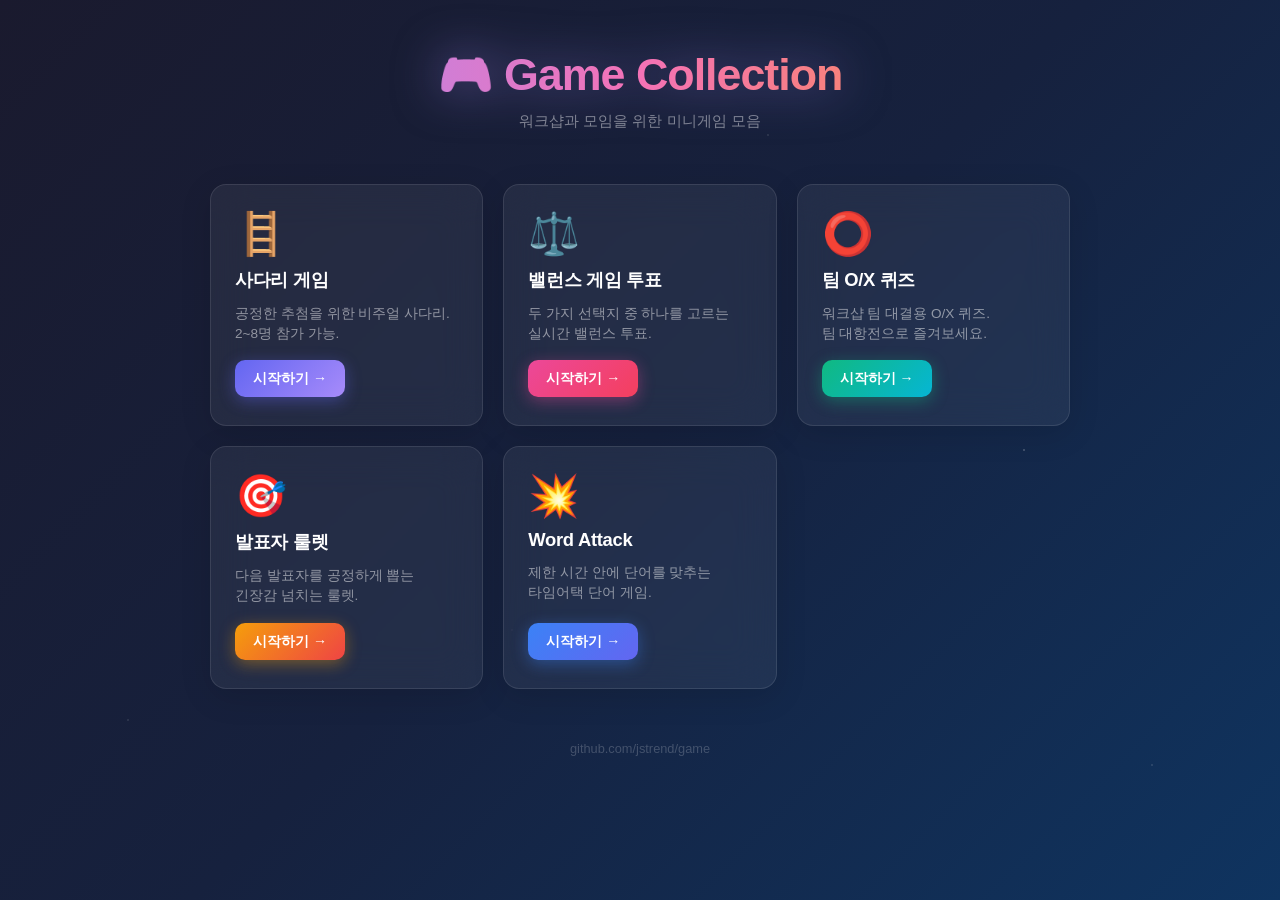
<file: index.html>
<!DOCTYPE html>
<html lang="ko">
<head>
  <meta charset="UTF-8">
  <meta name="viewport" content="width=device-width, initial-scale=1.0">
  <title>🎮 Game Collection</title>
  <style>
    *, *::before, *::after { box-sizing: border-box; margin: 0; padding: 0; }

    :root {
      --radius: 16px;
      --shadow: 0 8px 32px rgba(0,0,0,0.12);
    }

    body {
      font-family: -apple-system, BlinkMacSystemFont, 'Segoe UI', sans-serif;
      min-height: 100vh;
      padding: 48px 16px 64px;
      background: linear-gradient(135deg, #1a1a2e 0%, #16213e 50%, #0f3460 100%);
      color: #fff;
      position: relative;
      overflow-x: hidden;
    }

    body::before {
      content: '';
      position: fixed;
      inset: 0;
      background-image:
        radial-gradient(1px 1px at 20% 30%, rgba(255,255,255,0.4) 0%, transparent 100%),
        radial-gradient(1px 1px at 60% 15%, rgba(255,255,255,0.3) 0%, transparent 100%),
        radial-gradient(1.5px 1.5px at 80% 50%, rgba(255,255,255,0.35) 0%, transparent 100%),
        radial-gradient(1px 1px at 40% 70%, rgba(255,255,255,0.25) 0%, transparent 100%),
        radial-gradient(1px 1px at 10% 80%, rgba(255,255,255,0.3) 0%, transparent 100%),
        radial-gradient(1.5px 1.5px at 90% 85%, rgba(255,255,255,0.2) 0%, transparent 100%);
      pointer-events: none;
      z-index: 0;
    }

    .container {
      max-width: 860px;
      margin: 0 auto;
      position: relative;
      z-index: 1;
    }

    header {
      text-align: center;
      margin-bottom: 52px;
    }

    header h1 {
      font-size: 2.8rem;
      font-weight: 900;
      letter-spacing: -1px;
      background: linear-gradient(90deg, #a78bfa, #f472b6, #fb923c);
      -webkit-background-clip: text;
      -webkit-text-fill-color: transparent;
      background-clip: text;
      filter: drop-shadow(0 0 24px rgba(167,139,250,0.5));
    }

    header p {
      margin-top: 10px;
      color: rgba(255,255,255,0.45);
      font-size: 0.95rem;
    }

    .grid {
      display: grid;
      grid-template-columns: repeat(auto-fill, minmax(260px, 1fr));
      gap: 20px;
    }

    .card {
      background: rgba(255,255,255,0.06);
      backdrop-filter: blur(20px);
      border: 1px solid rgba(255,255,255,0.1);
      border-radius: var(--radius);
      padding: 28px 24px;
      box-shadow: var(--shadow);
      text-decoration: none;
      color: inherit;
      display: flex;
      flex-direction: column;
      gap: 12px;
      transition: transform 0.2s, box-shadow 0.2s, border-color 0.2s;
      cursor: pointer;
    }

    .card:hover {
      transform: translateY(-4px);
      box-shadow: 0 16px 48px rgba(0,0,0,0.25);
      border-color: rgba(255,255,255,0.22);
    }

    .card-emoji {
      font-size: 2.6rem;
      line-height: 1;
    }

    .card-title {
      font-size: 1.15rem;
      font-weight: 800;
      letter-spacing: -0.3px;
    }

    .card-desc {
      font-size: 0.85rem;
      color: rgba(255,255,255,0.5);
      line-height: 1.5;
      flex: 1;
    }

    .card-btn {
      display: inline-flex;
      align-items: center;
      gap: 6px;
      margin-top: 4px;
      padding: 9px 18px;
      border-radius: 10px;
      font-size: 0.88rem;
      font-weight: 700;
      background: linear-gradient(135deg, #6366f1, #a78bfa);
      color: #fff;
      box-shadow: 0 4px 16px rgba(99,102,241,0.4);
      align-self: flex-start;
      transition: box-shadow 0.18s, transform 0.18s;
    }

    .card:hover .card-btn {
      box-shadow: 0 6px 24px rgba(99,102,241,0.6);
      transform: translateY(-1px);
    }

    /* 카드별 포인트 색상 */
    .card-0 .card-btn { background: linear-gradient(135deg, #6366f1, #a78bfa); }
    .card-1 .card-btn { background: linear-gradient(135deg, #ec4899, #f43f5e); box-shadow: 0 4px 16px rgba(236,72,153,0.4); }
    .card-2 .card-btn { background: linear-gradient(135deg, #10b981, #06b6d4); box-shadow: 0 4px 16px rgba(16,185,129,0.4); }
    .card-3 .card-btn { background: linear-gradient(135deg, #f59e0b, #ef4444); box-shadow: 0 4px 16px rgba(245,158,11,0.4); }
    .card-4 .card-btn { background: linear-gradient(135deg, #3b82f6, #6366f1); box-shadow: 0 4px 16px rgba(59,130,246,0.4); }

    footer {
      text-align: center;
      margin-top: 52px;
      color: rgba(255,255,255,0.2);
      font-size: 0.8rem;
    }

    @media (max-width: 480px) {
      body { padding: 32px 12px 48px; }
      header h1 { font-size: 2rem; }
      .grid { grid-template-columns: 1fr; }
    }
  </style>
</head>
<body>
  <div class="container">
    <header>
      <h1>🎮 Game Collection</h1>
      <p>워크샵과 모임을 위한 미니게임 모음</p>
    </header>

    <div class="grid">
      <a href="ladder-game/" class="card card-0">
        <div class="card-emoji">🪜</div>
        <div class="card-title">사다리 게임</div>
        <div class="card-desc">공정한 추첨을 위한 비주얼 사다리.<br>2~8명 참가 가능.</div>
        <div class="card-btn">시작하기 →</div>
      </a>

      <a href="balance-vote/" class="card card-1">
        <div class="card-emoji">⚖️</div>
        <div class="card-title">밸런스 게임 투표</div>
        <div class="card-desc">두 가지 선택지 중 하나를 고르는<br>실시간 밸런스 투표.</div>
        <div class="card-btn">시작하기 →</div>
      </a>

      <a href="ox-quiz/" class="card card-2">
        <div class="card-emoji">⭕</div>
        <div class="card-title">팀 O/X 퀴즈</div>
        <div class="card-desc">워크샵 팀 대결용 O/X 퀴즈.<br>팀 대항전으로 즐겨보세요.</div>
        <div class="card-btn">시작하기 →</div>
      </a>

      <a href="roulette-game/" class="card card-3">
        <div class="card-emoji">🎯</div>
        <div class="card-title">발표자 룰렛</div>
        <div class="card-desc">다음 발표자를 공정하게 뽑는<br>긴장감 넘치는 룰렛.</div>
        <div class="card-btn">시작하기 →</div>
      </a>

      <a href="word-attack/" class="card card-4">
        <div class="card-emoji">💥</div>
        <div class="card-title">Word Attack</div>
        <div class="card-desc">제한 시간 안에 단어를 맞추는<br>타임어택 단어 게임.</div>
        <div class="card-btn">시작하기 →</div>
      </a>
    </div>

    <footer>github.com/jstrend/game</footer>
  </div>
</body>
</html>
</file>
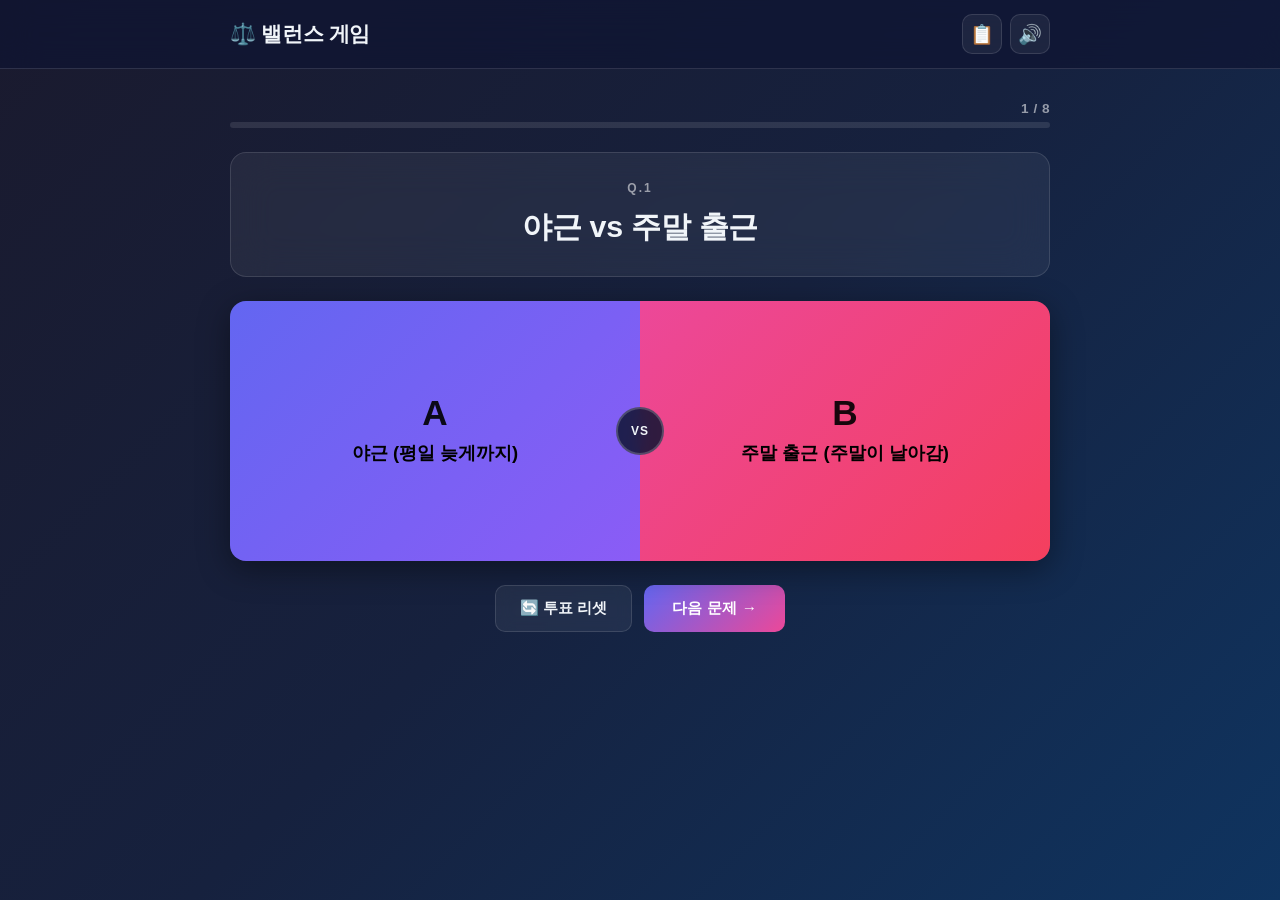
<file: balance-vote/index.html>
<!DOCTYPE html>
<html lang="ko">
<head>
  <meta charset="UTF-8" />
  <meta name="viewport" content="width=device-width, initial-scale=1.0" />
  <title>밸런스 게임 투표</title>
  <link rel="stylesheet" href="style.css" />
</head>
<body>

  <!-- ===== HEADER ===== -->
  <header class="app-header">
    <div class="header-inner">
      <h1 class="logo">⚖️ 밸런스 게임</h1>
      <div class="header-actions">
        <button class="btn-icon" id="btnManage" title="문제 관리">📋</button>
        <button class="btn-icon" id="btnSound" title="사운드 토글">🔊</button>
      </div>
    </div>
  </header>

  <!-- ===== MAIN APP ===== -->
  <main class="app-main">

    <!-- Progress bar -->
    <div class="progress-wrap" id="progressWrap">
      <div class="progress-label" id="progressLabel">1 / 8</div>
      <div class="progress-track">
        <div class="progress-fill" id="progressFill"></div>
      </div>
    </div>

    <!-- Question card -->
    <div class="question-card glass" id="questionCard">
      <div class="question-number" id="questionNumber">Q.1</div>
      <div class="question-text" id="questionText">문제를 불러오는 중...</div>
    </div>

    <!-- Vote area -->
    <div class="vote-area" id="voteArea">
      <button class="vote-btn vote-a" id="voteA">
        <span class="choice-label">A</span>
        <span class="choice-text" id="choiceA">선택지 A</span>
      </button>
      <div class="vs-divider">VS</div>
      <button class="vote-btn vote-b" id="voteB">
        <span class="choice-label">B</span>
        <span class="choice-text" id="choiceB">선택지 B</span>
      </button>
    </div>

    <!-- Result area (hidden initially) -->
    <div class="result-area glass" id="resultArea" style="display:none;">
      <div class="result-tie" id="resultTie" style="display:none;">🤝 팽팽한 대결!</div>
      <div class="result-row" id="resultRowA">
        <div class="result-choice-label result-a-label">A</div>
        <div class="result-info">
          <div class="result-choice-text" id="resultChoiceA">선택지 A</div>
          <div class="result-bar-wrap">
            <div class="result-bar result-bar-a" id="barA"></div>
          </div>
          <div class="result-stats" id="statsA">0표 · 0%</div>
        </div>
      </div>
      <div class="result-row" id="resultRowB">
        <div class="result-choice-label result-b-label">B</div>
        <div class="result-info">
          <div class="result-choice-text" id="resultChoiceB">선택지 B</div>
          <div class="result-bar-wrap">
            <div class="result-bar result-bar-b" id="barB"></div>
          </div>
          <div class="result-stats" id="statsB">0표 · 0%</div>
        </div>
      </div>
    </div>

    <!-- Control buttons -->
    <div class="control-bar" id="controlBar">
      <button class="btn-secondary" id="btnReveal" style="display:none;">결과 공개</button>
      <button class="btn-secondary" id="btnReset">🔄 투표 리셋</button>
      <button class="btn-primary" id="btnNext">다음 문제 →</button>
    </div>

  </main>

  <!-- ===== MANAGE MODAL ===== -->
  <div class="modal-overlay" id="manageModal" style="display:none;">
    <div class="modal glass">
      <div class="modal-header">
        <h2>문제 관리</h2>
        <button class="btn-icon" id="btnCloseModal">✕</button>
      </div>

      <div class="modal-body">
        <!-- Add custom question -->
        <div class="add-form glass-inner">
          <h3>새 질문 추가</h3>
          <input class="form-input" id="inputQuestion" type="text" placeholder="질문 (예: 야근 vs 주말 출근)" />
          <div class="form-row">
            <input class="form-input" id="inputA" type="text" placeholder="A 선택지" />
            <input class="form-input" id="inputB" type="text" placeholder="B 선택지" />
          </div>
          <button class="btn-primary" id="btnAddQuestion">추가하기</button>
        </div>

        <!-- Question list -->
        <div class="question-list" id="questionList"></div>
      </div>
    </div>
  </div>

  <script src="script.js"></script>
</body>
</html>
</file>
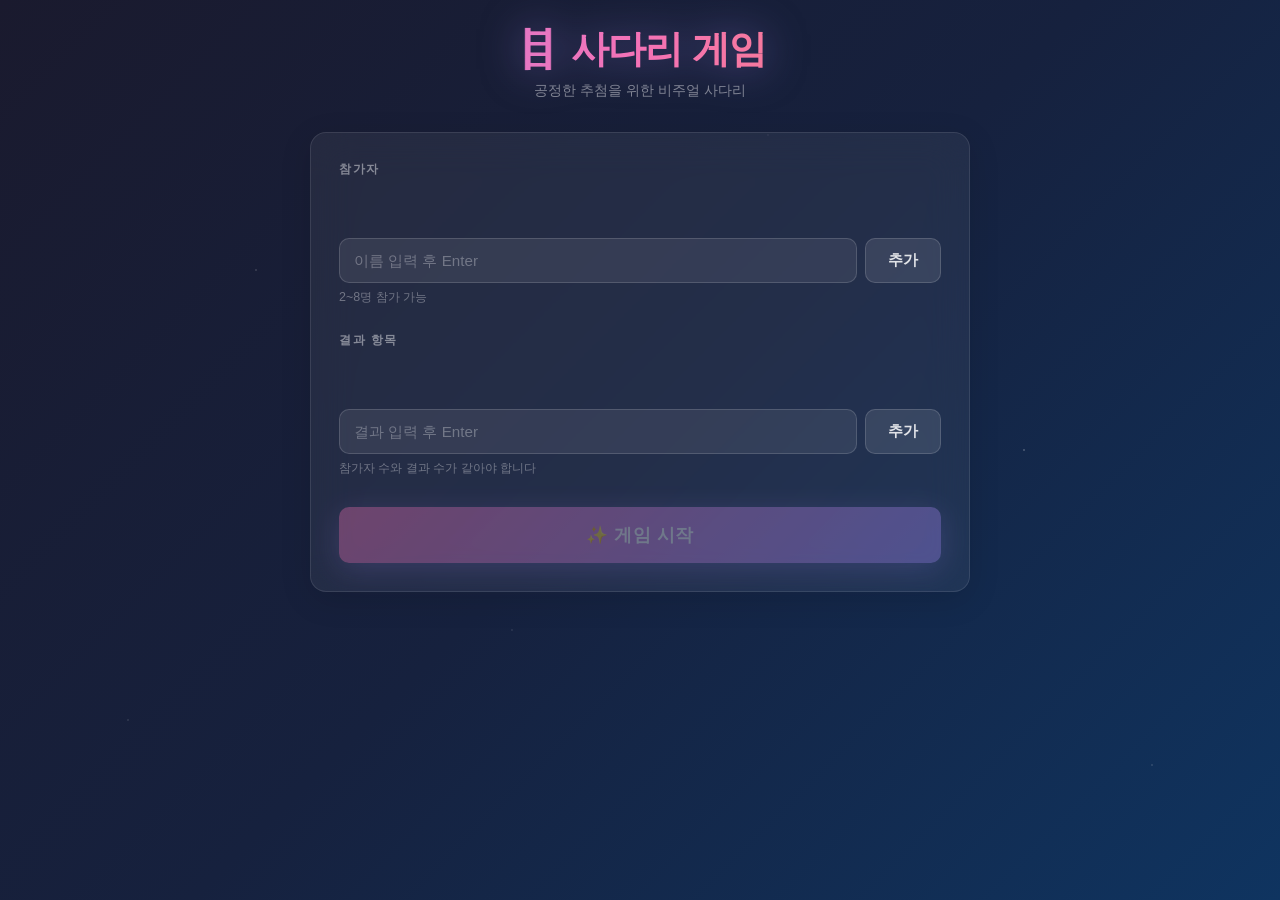
<file: ladder-game/index.html>
<!DOCTYPE html>
<html lang="ko">
<head>
  <meta charset="UTF-8">
  <meta name="viewport" content="width=device-width, initial-scale=1.0">
  <title>🪜 사다리 게임</title>
  <link rel="stylesheet" href="style.css">
</head>
<body>
  <div class="container">
    <header>
      <h1>🪜 사다리 게임</h1>
      <p class="subtitle">공정한 추첨을 위한 비주얼 사다리</p>
    </header>

    <!-- 입력 섹션 -->
    <section id="input-section" class="card">
      <div class="input-group">
        <h2>참가자</h2>
        <div id="players-list" class="tag-list"></div>
        <div class="input-row">
          <input type="text" id="player-input" placeholder="이름 입력 후 Enter" maxlength="6">
          <button id="add-player-btn" class="btn btn-secondary">추가</button>
        </div>
        <p class="hint">2~8명 참가 가능</p>
      </div>

      <div class="input-group" style="margin-top:4px">
        <h2>결과 항목</h2>
        <div id="results-list" class="tag-list"></div>
        <div class="input-row">
          <input type="text" id="result-input" placeholder="결과 입력 후 Enter" maxlength="6">
          <button id="add-result-btn" class="btn btn-secondary">추가</button>
        </div>
        <p class="hint" id="count-hint">참가자 수와 결과 수가 같아야 합니다</p>
      </div>

      <button id="start-btn" class="btn btn-primary" disabled style="margin-top:8px">✨ 게임 시작</button>
    </section>

    <!-- 사다리 섹션 -->
    <section id="ladder-section" class="card hidden">
      <div id="player-labels" class="labels top-labels"></div>
      <div class="canvas-wrapper">
        <canvas id="ladder-canvas"></canvas>
      </div>
      <div id="result-labels" class="labels bottom-labels"></div>

      <div class="btn-row">
        <button id="animate-btn" class="btn btn-primary">▶ 경로 보기</button>
        <button id="reset-btn" class="btn btn-secondary">🔀 다시 만들기</button>
      </div>
    </section>

    <!-- 결과 섹션 -->
    <section id="result-section" class="card hidden">
      <h2>🎉 결과 발표</h2>
      <table id="result-table">
        <thead>
          <tr><th>참가자</th><th>결과</th><th></th></tr>
        </thead>
        <tbody id="result-tbody"></tbody>
      </table>
      <div class="btn-row">
        <button id="share-btn" class="btn btn-primary">🔗 결과 공유</button>
        <button id="new-game-btn" class="btn btn-secondary">🆕 새 게임</button>
      </div>
      <p id="share-msg" class="share-msg hidden">링크가 클립보드에 복사됐습니다!</p>
    </section>
  </div>

  <script src="script.js"></script>
</body>
</html>
</file>
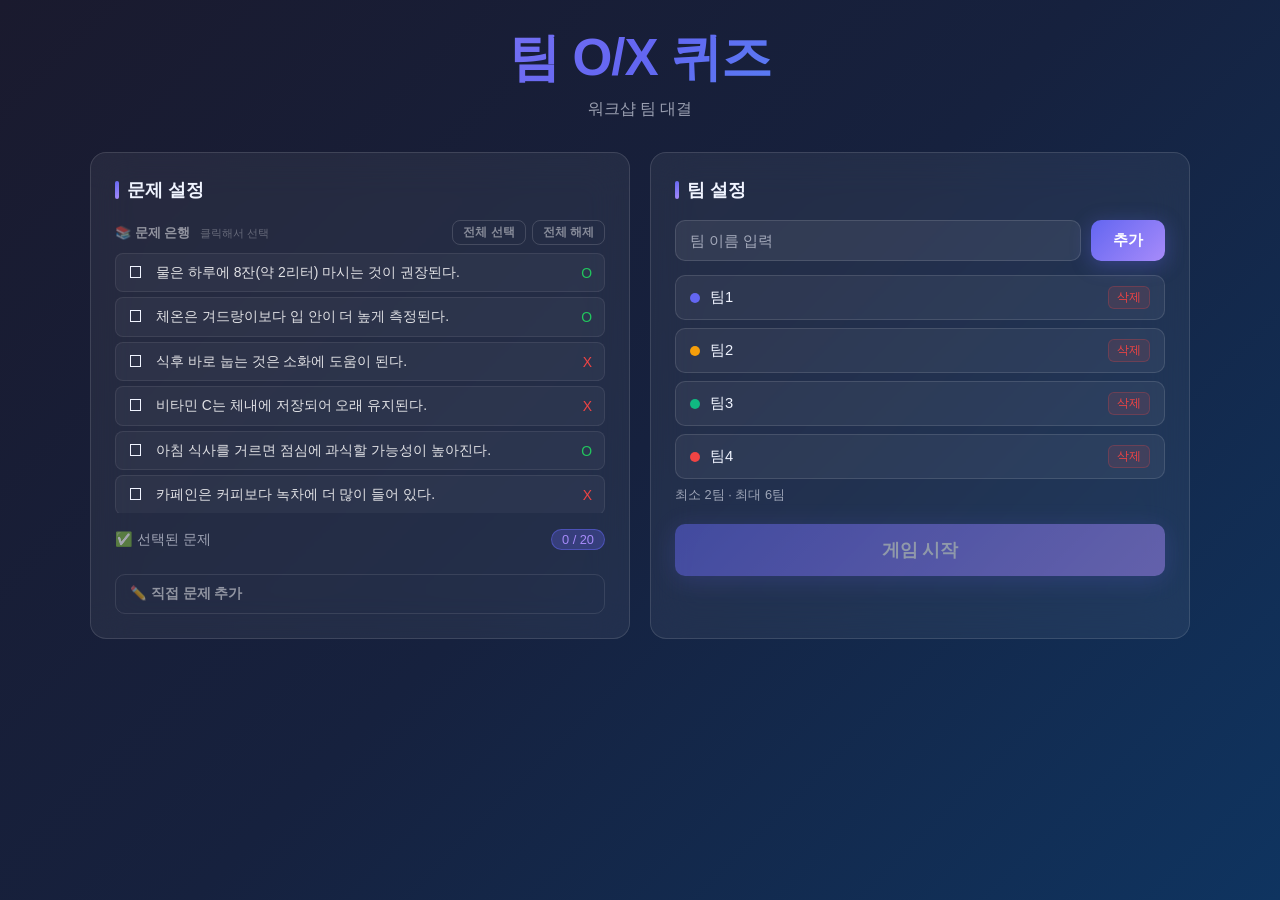
<file: ox-quiz/index.html>
<!DOCTYPE html>
<html lang="ko">
<head>
  <meta charset="UTF-8" />
  <meta name="viewport" content="width=device-width, initial-scale=1.0" />
  <title>팀 O/X 퀴즈</title>
  <link rel="stylesheet" href="style.css" />
</head>
<body>

  <!-- ==================== SETUP SCREEN ==================== -->
  <div id="screen-setup" class="screen active">
    <div class="page-header">
      <h1 class="logo">팀 O/X 퀴즈</h1>
      <p class="subtitle">워크샵 팀 대결</p>
    </div>

    <div class="setup-grid">

      <!-- 문제 관리 -->
      <div class="card">
        <h2 class="card-title">문제 설정</h2>

        <!-- 문제 은행 -->
        <div class="bank-header">
          <span class="bank-label">📚 문제 은행 <small>클릭해서 선택</small></span>
          <div class="bank-actions">
            <button class="btn btn-ghost-sm" onclick="selectAllBank()">전체 선택</button>
            <button class="btn btn-ghost-sm" onclick="deselectAllBank()">전체 해제</button>
          </div>
        </div>
        <ul id="bank-list" class="bank-list"></ul>

        <!-- 선택된 문제 -->
        <div class="question-list-header" style="margin-top:16px">
          <span>✅ 선택된 문제</span>
          <span id="question-count" class="badge">0 / 20</span>
        </div>
        <ul id="question-list" class="question-list"></ul>

        <!-- 직접 입력 -->
        <details class="custom-input-details">
          <summary>✏️ 직접 문제 추가</summary>
          <div class="question-input-area">
            <textarea id="new-question-text" placeholder="질문을 입력하세요..." rows="3"></textarea>
            <div class="answer-row">
              <span class="label">정답</span>
              <button class="answer-btn" id="answer-btn-o" data-val="O" onclick="selectAnswer('O')">O</button>
              <button class="answer-btn" id="answer-btn-x" data-val="X" onclick="selectAnswer('X')">X</button>
              <input type="hidden" id="new-question-answer" value="" />
            </div>
            <button class="btn btn-primary" onclick="addQuestion()">문제 추가</button>
          </div>
        </details>
      </div>

      <!-- 팀 설정 -->
      <div class="card">
        <h2 class="card-title">팀 설정</h2>

        <div class="team-input-row">
          <input type="text" id="new-team-name" placeholder="팀 이름 입력" maxlength="12" />
          <button class="btn btn-primary" onclick="addTeam()">추가</button>
        </div>

        <ul id="team-list" class="team-list"></ul>

        <div class="team-hint">최소 2팀 · 최대 6팀</div>

        <button class="btn btn-start" id="start-btn" onclick="startGame()">게임 시작</button>
      </div>

    </div>
  </div>

  <!-- ==================== GAME SCREEN ==================== -->
  <div id="screen-game" class="screen">

    <div class="game-header">
      <div class="progress-info">
        <span id="game-q-index">1</span> / <span id="game-q-total">10</span> 문제
      </div>
      <button class="btn btn-ghost" onclick="goSetup()">← 설정으로</button>
    </div>

    <!-- 문제 표시 -->
    <div class="question-display card" id="question-display">
      <div class="q-number" id="q-number">Q1</div>
      <div class="q-text" id="q-text">문제가 여기 표시됩니다.</div>
    </div>

    <!-- O / X 버튼 -->
    <div class="ox-buttons">
      <button class="ox-btn ox-o" id="ox-o-btn">O</button>
      <button class="ox-btn ox-x" id="ox-x-btn">X</button>
    </div>

    <!-- 팀 선택 영역 -->
    <div class="team-selection-area card" id="team-selection-area">
      <div class="team-selection-title">각 팀의 답을 선택하세요</div>
      <div class="team-selection-grid" id="team-selection-grid"></div>
    </div>

    <!-- 정답 확인 버튼 -->
    <div class="game-actions">
      <button class="btn btn-reveal" id="reveal-btn" onclick="revealAnswer()">정답 확인</button>
      <button class="btn btn-next" id="next-btn" onclick="nextQuestion()" style="display:none">다음 문제 →</button>
    </div>

    <!-- 정답 배너 -->
    <div id="answer-banner" class="answer-banner hidden">
      <span id="answer-banner-text"></span>
    </div>

    <!-- 생존 팀 현황 -->
    <div class="survivors-bar card" id="survivors-bar">
      <div class="survivors-title">생존 팀</div>
      <div class="survivors-list" id="survivors-list"></div>
    </div>

  </div>

  <!-- ==================== RESULT SCREEN ==================== -->
  <div id="screen-result" class="screen">
    <canvas id="confetti-canvas"></canvas>
    <div class="result-content">
      <div id="result-trophy">🏆</div>
      <h2 id="result-title">우승!</h2>
      <div id="result-winner" class="result-winner-name"></div>
      <p id="result-subtitle"></p>
      <button class="btn btn-start" onclick="resetGame()">다시 시작</button>
    </div>
  </div>

  <script src="script.js"></script>
</body>
</html>
</file>
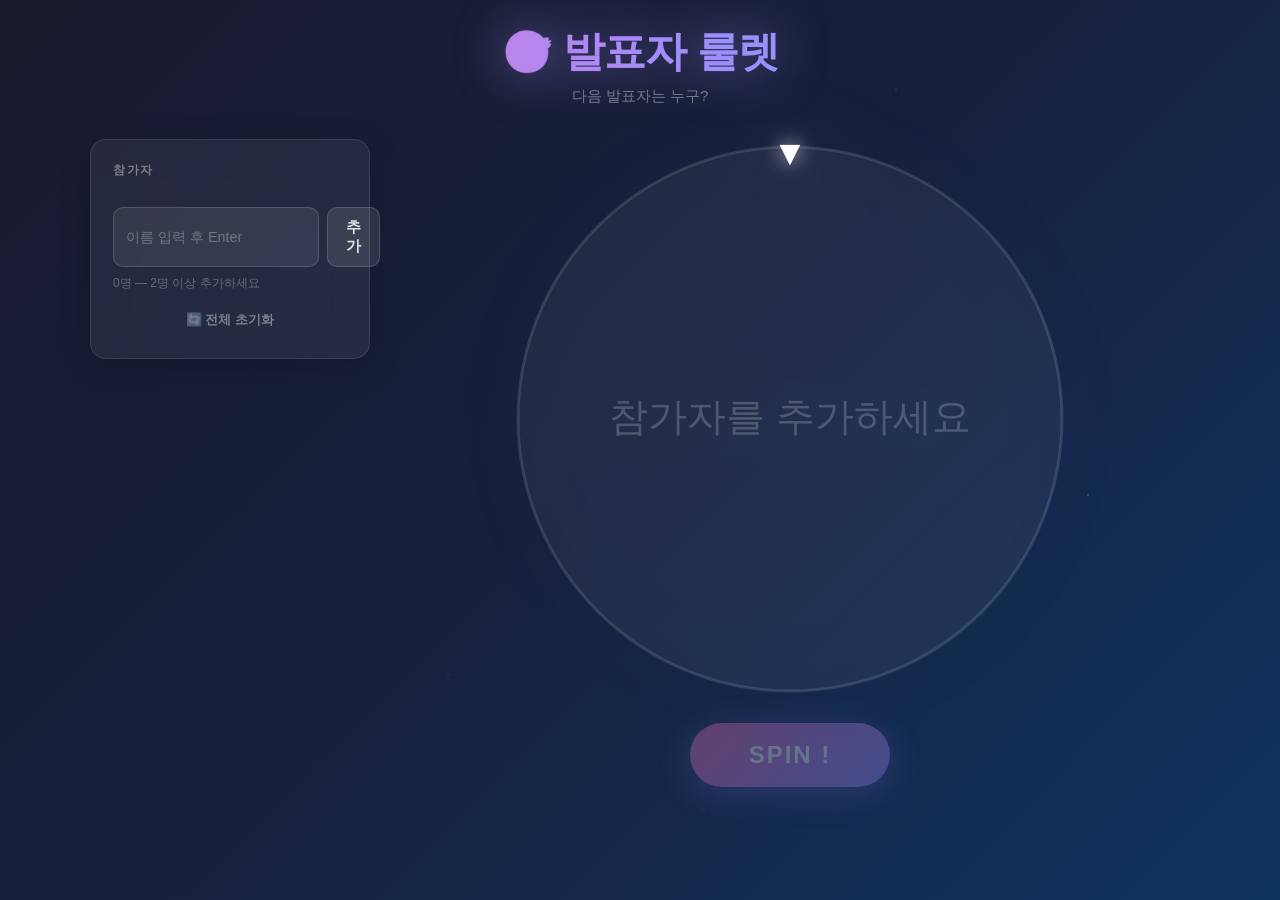
<file: roulette-game/index.html>
<!DOCTYPE html>
<html lang="ko">
<head>
  <meta charset="UTF-8">
  <meta name="viewport" content="width=device-width, initial-scale=1.0">
  <title>🎯 발표자 룰렛</title>
  <link rel="stylesheet" href="style.css">
</head>
<body>
  <div class="container">
    <header>
      <h1>🎯 발표자 룰렛</h1>
      <p class="subtitle">다음 발표자는 누구?</p>
    </header>

    <div class="layout">
      <!-- 왼쪽: 참가자 입력 -->
      <aside class="panel card">
        <h2>참가자</h2>
        <div id="member-list"></div>
        <div class="input-row">
          <input type="text" id="name-input" placeholder="이름 입력 후 Enter" maxlength="8">
          <button id="add-btn" class="btn btn-secondary">추가</button>
        </div>
        <p class="hint" id="count-hint">2명 이상 추가하세요</p>
        <button id="reset-btn" class="btn btn-ghost" style="margin-top:12px;width:100%">🔄 전체 초기화</button>
      </aside>

      <!-- 오른쪽: 룰렛 -->
      <main class="roulette-area">
        <div class="wheel-wrap">
          <!-- 포인터 -->
          <div class="pointer">▼</div>
          <canvas id="wheel-canvas"></canvas>
        </div>

        <button id="spin-btn" class="btn btn-spin" disabled>SPIN !</button>

        <!-- 결과 오버레이 -->
        <div id="result-overlay" class="hidden">
          <div class="result-box">
            <div class="result-char" id="result-char"></div>
            <div class="result-name" id="result-name"></div>
            <p class="result-sub">발표해 주세요! 👏</p>
            <button id="close-btn" class="btn btn-primary">확인</button>
          </div>
        </div>
      </main>
    </div>

    <!-- 히스토리 -->
    <section id="history-section" class="card hidden">
      <h2>📋 발표 기록</h2>
      <div id="history-list"></div>
      <button id="clear-history-btn" class="btn btn-ghost" style="margin-top:10px">기록 지우기</button>
    </section>
  </div>

  <script src="script.js"></script>
</body>
</html>
</file>
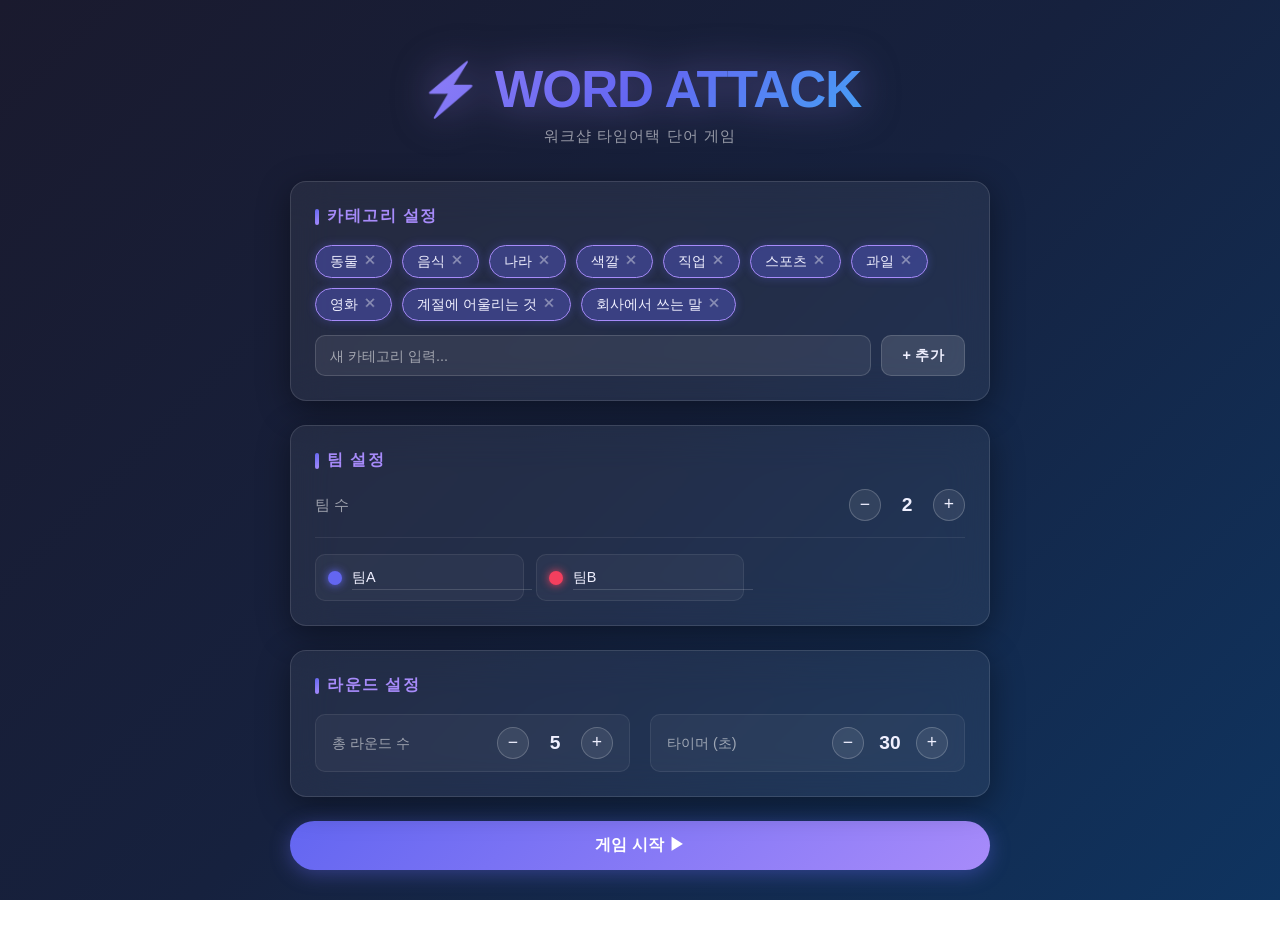
<file: word-attack/index.html>
<!DOCTYPE html>
<html lang="ko">
<head>
  <meta charset="UTF-8" />
  <meta name="viewport" content="width=device-width, initial-scale=1.0" />
  <title>Word Attack - 타임어택 단어 게임</title>
  <link rel="stylesheet" href="style.css" />
</head>
<body>

  <!-- ===== SETUP SCREEN ===== -->
  <div id="screen-setup" class="screen active">
    <div class="setup-container">
      <div class="logo-area">
        <h1 class="logo">⚡ WORD ATTACK</h1>
        <p class="logo-sub">워크샵 타임어택 단어 게임</p>
      </div>

      <!-- 카테고리 설정 -->
      <div class="card">
        <h2 class="card-title">카테고리 설정</h2>
        <div id="category-list" class="category-grid"></div>
        <div class="add-category-row">
          <input type="text" id="custom-category-input" placeholder="새 카테고리 입력..." maxlength="20" />
          <button class="btn btn-secondary" onclick="addCustomCategory()">+ 추가</button>
        </div>
      </div>

      <!-- 팀 설정 -->
      <div class="card">
        <h2 class="card-title">팀 설정</h2>
        <div class="team-count-row">
          <label>팀 수</label>
          <div class="stepper">
            <button class="stepper-btn" onclick="changeTeamCount(-1)">−</button>
            <span id="team-count-display">2</span>
            <button class="stepper-btn" onclick="changeTeamCount(1)">+</button>
          </div>
        </div>
        <div id="team-inputs" class="team-inputs-grid"></div>
      </div>

      <!-- 라운드 설정 -->
      <div class="card">
        <h2 class="card-title">라운드 설정</h2>
        <div class="round-row">
          <div class="setting-item">
            <label>총 라운드 수</label>
            <div class="stepper">
              <button class="stepper-btn" onclick="changeSetting('rounds', -1)">−</button>
              <span id="rounds-display">5</span>
              <button class="stepper-btn" onclick="changeSetting('rounds', 1)">+</button>
            </div>
          </div>
          <div class="setting-item">
            <label>타이머 (초)</label>
            <div class="stepper">
              <button class="stepper-btn" onclick="changeSetting('timer', -5)">−</button>
              <span id="timer-display">30</span>
              <button class="stepper-btn" onclick="changeSetting('timer', 5)">+</button>
            </div>
          </div>
        </div>
      </div>

      <button class="btn btn-primary btn-large" onclick="startGame()">게임 시작 ▶</button>
    </div>
  </div>

  <!-- ===== GAME SCREEN ===== -->
  <div id="screen-game" class="screen">
    <!-- Scoreboard sidebar -->
    <div id="scoreboard" class="scoreboard"></div>

    <!-- Main game area -->
    <div class="game-main">
      <div class="round-badge" id="round-badge">ROUND 1 / 5</div>
      <div class="current-team-label" id="current-team-label">팀A의 차례</div>

      <!-- Timer canvas -->
      <div class="timer-wrapper">
        <canvas id="timer-canvas" width="260" height="260"></canvas>
        <div class="timer-center" id="timer-center">
          <span id="timer-number">30</span>
          <span class="timer-unit">초</span>
        </div>
      </div>

      <!-- Category display -->
      <div class="category-display" id="category-display">
        <div class="category-label">카테고리</div>
        <div class="category-name" id="category-name">동물</div>
      </div>

      <!-- Controls -->
      <div class="game-controls" id="game-controls">
        <button class="btn btn-primary btn-large" id="start-btn" onclick="startRound()">▶ 타이머 시작</button>
      </div>

      <!-- Score input (shown after timer ends) -->
      <div class="score-input-area" id="score-input-area" style="display:none;">
        <h3 class="score-input-title">각 팀의 단어 개수를 입력하세요</h3>
        <div id="score-inputs-grid" class="score-inputs-grid"></div>
        <button class="btn btn-primary btn-large" onclick="submitScores()">다음 라운드 →</button>
      </div>
    </div>
  </div>

  <!-- ===== RESULT SCREEN ===== -->
  <div id="screen-result" class="screen">
    <div class="result-container">
      <div class="winner-crown" id="winner-crown">🏆</div>
      <h1 class="winner-title" id="winner-title">우승팀!</h1>
      <div class="winner-name" id="winner-name">팀A</div>
      <div class="final-scoreboard" id="final-scoreboard"></div>
      <div class="result-btns">
        <button class="btn btn-secondary btn-large" onclick="restartGame()">다시 하기</button>
        <button class="btn btn-primary btn-large" onclick="goSetup()">설정으로</button>
      </div>
    </div>
  </div>

  <script src="script.js"></script>
</body>
</html>
</file>
<file: balance-vote/style.css>
/* ============================================================
   RESET & BASE
   ============================================================ */
*, *::before, *::after { box-sizing: border-box; margin: 0; padding: 0; }

:root {
  --bg-grad: linear-gradient(135deg, #1a1a2e, #16213e, #0f3460);
  --glass-bg: rgba(255,255,255,0.06);
  --glass-border: rgba(255,255,255,0.12);
  --glass-inner: rgba(255,255,255,0.04);
  --text-primary: #f1f5f9;
  --text-secondary: rgba(255,255,255,0.55);
  --color-a-start: #6366f1;
  --color-a-end: #8b5cf6;
  --color-b-start: #ec4899;
  --color-b-end: #f43f5e;
  --glow-a: rgba(99,102,241,0.55);
  --glow-b: rgba(236,72,153,0.55);
  --radius: 16px;
  --radius-sm: 10px;
  --transition: 0.3s cubic-bezier(0.4,0,0.2,1);
}

html { font-size: 16px; }

body {
  min-height: 100vh;
  background: var(--bg-grad);
  background-attachment: fixed;
  color: var(--text-primary);
  font-family: 'Segoe UI', 'Apple SD Gothic Neo', sans-serif;
  -webkit-font-smoothing: antialiased;
  display: flex;
  flex-direction: column;
}

/* ============================================================
   GLASS UTILITY
   ============================================================ */
.glass {
  background: var(--glass-bg);
  border: 1px solid var(--glass-border);
  backdrop-filter: blur(20px);
  -webkit-backdrop-filter: blur(20px);
  border-radius: var(--radius);
}
.glass-inner {
  background: var(--glass-inner);
  border: 1px solid var(--glass-border);
  border-radius: var(--radius-sm);
}

/* ============================================================
   HEADER
   ============================================================ */
.app-header {
  position: sticky;
  top: 0;
  z-index: 100;
  background: rgba(15,20,50,0.7);
  backdrop-filter: blur(16px);
  -webkit-backdrop-filter: blur(16px);
  border-bottom: 1px solid var(--glass-border);
}
.header-inner {
  max-width: 860px;
  margin: 0 auto;
  padding: 14px 20px;
  display: flex;
  align-items: center;
  justify-content: space-between;
}
.logo {
  font-size: 1.3rem;
  font-weight: 700;
  letter-spacing: -0.3px;
}
.header-actions { display: flex; gap: 8px; }

.btn-icon {
  background: var(--glass-bg);
  border: 1px solid var(--glass-border);
  color: var(--text-primary);
  font-size: 1.2rem;
  width: 40px; height: 40px;
  border-radius: 10px;
  cursor: pointer;
  transition: var(--transition);
  display: flex; align-items: center; justify-content: center;
}
.btn-icon:hover { background: rgba(255,255,255,0.14); transform: scale(1.08); }

/* ============================================================
   MAIN LAYOUT
   ============================================================ */
.app-main {
  flex: 1;
  max-width: 860px;
  width: 100%;
  margin: 0 auto;
  padding: 32px 20px 48px;
  display: flex;
  flex-direction: column;
  gap: 24px;
}

/* ============================================================
   PROGRESS
   ============================================================ */
.progress-wrap {
  display: flex;
  flex-direction: column;
  gap: 6px;
}
.progress-label {
  font-size: 0.85rem;
  color: var(--text-secondary);
  text-align: right;
  font-weight: 600;
  letter-spacing: 0.5px;
}
.progress-track {
  height: 6px;
  background: rgba(255,255,255,0.1);
  border-radius: 999px;
  overflow: hidden;
}
.progress-fill {
  height: 100%;
  background: linear-gradient(90deg, var(--color-a-start), var(--color-b-start));
  border-radius: 999px;
  transition: width 0.5s cubic-bezier(0.4,0,0.2,1);
  width: 0%;
}

/* ============================================================
   QUESTION CARD
   ============================================================ */
.question-card {
  padding: 28px 32px;
  text-align: center;
}
.question-number {
  font-size: 0.75rem;
  font-weight: 700;
  letter-spacing: 2px;
  text-transform: uppercase;
  color: var(--text-secondary);
  margin-bottom: 10px;
}
.question-text {
  font-size: clamp(1.3rem, 3vw, 1.9rem);
  font-weight: 700;
  line-height: 1.4;
  letter-spacing: -0.3px;
}

/* ============================================================
   VOTE AREA
   ============================================================ */
.vote-area {
  display: flex;
  gap: 0;
  align-items: stretch;
  height: clamp(180px, 28vw, 260px);
  border-radius: var(--radius);
  overflow: hidden;
  position: relative;
  box-shadow: 0 8px 32px rgba(0,0,0,0.4);
}

.vote-btn {
  flex: 1;
  display: flex;
  flex-direction: column;
  align-items: center;
  justify-content: center;
  gap: 10px;
  border: none;
  cursor: pointer;
  transition: transform 0.15s ease, filter 0.15s ease, box-shadow 0.3s ease;
  position: relative;
  overflow: hidden;
}
.vote-btn::before {
  content: '';
  position: absolute;
  inset: 0;
  background: rgba(255,255,255,0);
  transition: background 0.2s ease;
}
.vote-btn:hover::before { background: rgba(255,255,255,0.08); }
.vote-btn:active { transform: scale(0.97); }

.vote-a {
  background: linear-gradient(135deg, var(--color-a-start), var(--color-a-end));
}
.vote-b {
  background: linear-gradient(135deg, var(--color-b-start), var(--color-b-end));
}

.vote-btn:hover {
  filter: brightness(1.12);
  box-shadow: 0 0 30px rgba(255,255,255,0.15);
}

.vote-a:hover { box-shadow: 0 0 40px var(--glow-a); }
.vote-b:hover { box-shadow: 0 0 40px var(--glow-b); }

.choice-label {
  font-size: 2.2rem;
  font-weight: 900;
  opacity: 0.9;
  line-height: 1;
}
.choice-text {
  font-size: clamp(0.9rem, 2vw, 1.15rem);
  font-weight: 600;
  text-align: center;
  padding: 0 16px;
  line-height: 1.4;
  max-width: 280px;
}

.vs-divider {
  position: absolute;
  left: 50%;
  top: 50%;
  transform: translate(-50%, -50%);
  background: rgba(15,20,50,0.85);
  border: 2px solid rgba(255,255,255,0.2);
  border-radius: 50%;
  width: 48px; height: 48px;
  display: flex; align-items: center; justify-content: center;
  font-size: 0.75rem;
  font-weight: 900;
  letter-spacing: 1px;
  z-index: 10;
  backdrop-filter: blur(8px);
  pointer-events: none;
}

/* disabled state after voting */
.vote-btn.voted-self {
  animation: voteFlash 0.4s ease;
}
.vote-btn.voted-other {
  opacity: 0.45;
  cursor: default;
}
.vote-btn.voted-self,
.vote-btn.voted-other {
  pointer-events: none;
}

@keyframes voteFlash {
  0%   { filter: brightness(1); }
  40%  { filter: brightness(1.5); }
  100% { filter: brightness(1.1); }
}

/* ============================================================
   RESULT AREA
   ============================================================ */
.result-area {
  padding: 24px 28px;
  display: flex;
  flex-direction: column;
  gap: 20px;
  animation: fadeSlideIn 0.4s ease both;
}

@keyframes fadeSlideIn {
  from { opacity: 0; transform: translateY(12px); }
  to   { opacity: 1; transform: translateY(0); }
}

.result-tie {
  text-align: center;
  font-size: 1.2rem;
  font-weight: 800;
  color: #fbbf24;
  animation: pulseTie 1.5s ease-in-out infinite;
  margin-bottom: 4px;
}
@keyframes pulseTie {
  0%, 100% { opacity: 1; transform: scale(1); }
  50%       { opacity: 0.7; transform: scale(1.04); }
}

.result-row {
  display: flex;
  align-items: center;
  gap: 16px;
  transition: var(--transition);
}
.result-row.winner {
  transform: scale(1.03);
}
.result-row.winner .result-choice-text {
  color: #fff;
  font-weight: 800;
}

.result-choice-label {
  width: 44px; height: 44px;
  flex-shrink: 0;
  border-radius: 50%;
  display: flex; align-items: center; justify-content: center;
  font-size: 1.1rem;
  font-weight: 900;
}
.result-a-label { background: linear-gradient(135deg, var(--color-a-start), var(--color-a-end)); }
.result-b-label { background: linear-gradient(135deg, var(--color-b-start), var(--color-b-end)); }

.result-info {
  flex: 1;
  display: flex;
  flex-direction: column;
  gap: 6px;
}
.result-choice-text {
  font-size: 0.95rem;
  font-weight: 600;
  color: var(--text-secondary);
}
.result-bar-wrap {
  height: 14px;
  background: rgba(255,255,255,0.08);
  border-radius: 999px;
  overflow: hidden;
}
.result-bar {
  height: 100%;
  border-radius: 999px;
  width: 0%;
  transition: width 0.9s cubic-bezier(0.4,0,0.2,1);
}
.result-bar-a { background: linear-gradient(90deg, var(--color-a-start), var(--color-a-end)); }
.result-bar-b { background: linear-gradient(90deg, var(--color-b-start), var(--color-b-end)); }

.result-row.winner .result-bar-a {
  box-shadow: 0 0 12px var(--glow-a);
}
.result-row.winner .result-bar-b {
  box-shadow: 0 0 12px var(--glow-b);
}

.result-stats {
  font-size: 0.82rem;
  color: var(--text-secondary);
  font-weight: 600;
}
.result-row.winner .result-stats {
  color: rgba(255,255,255,0.85);
}

/* ============================================================
   CONTROL BAR
   ============================================================ */
.control-bar {
  display: flex;
  gap: 12px;
  justify-content: center;
  flex-wrap: wrap;
}

.btn-primary {
  background: linear-gradient(135deg, var(--color-a-start), var(--color-b-start));
  border: none;
  color: #fff;
  font-size: 0.95rem;
  font-weight: 700;
  padding: 12px 28px;
  border-radius: var(--radius-sm);
  cursor: pointer;
  transition: var(--transition);
  letter-spacing: 0.2px;
}
.btn-primary:hover {
  filter: brightness(1.15);
  transform: translateY(-2px);
  box-shadow: 0 8px 24px rgba(99,102,241,0.4);
}
.btn-primary:active { transform: translateY(0); }

.btn-secondary {
  background: var(--glass-bg);
  border: 1px solid var(--glass-border);
  color: var(--text-primary);
  font-size: 0.95rem;
  font-weight: 600;
  padding: 12px 24px;
  border-radius: var(--radius-sm);
  cursor: pointer;
  transition: var(--transition);
  backdrop-filter: blur(8px);
}
.btn-secondary:hover {
  background: rgba(255,255,255,0.12);
  transform: translateY(-2px);
}
.btn-secondary:active { transform: translateY(0); }

/* ============================================================
   MODAL
   ============================================================ */
.modal-overlay {
  position: fixed;
  inset: 0;
  background: rgba(0,0,0,0.65);
  backdrop-filter: blur(6px);
  z-index: 200;
  display: flex;
  align-items: center;
  justify-content: center;
  padding: 20px;
  animation: fadeIn 0.25s ease;
}
@keyframes fadeIn {
  from { opacity: 0; }
  to   { opacity: 1; }
}

.modal {
  width: 100%;
  max-width: 600px;
  max-height: 85vh;
  display: flex;
  flex-direction: column;
  overflow: hidden;
  animation: slideUp 0.3s cubic-bezier(0.4,0,0.2,1);
}
@keyframes slideUp {
  from { opacity: 0; transform: translateY(24px); }
  to   { opacity: 1; transform: translateY(0); }
}

.modal-header {
  display: flex;
  align-items: center;
  justify-content: space-between;
  padding: 20px 24px;
  border-bottom: 1px solid var(--glass-border);
}
.modal-header h2 { font-size: 1.15rem; font-weight: 700; }

.modal-body {
  flex: 1;
  overflow-y: auto;
  padding: 20px 24px;
  display: flex;
  flex-direction: column;
  gap: 20px;
  scrollbar-width: thin;
  scrollbar-color: rgba(255,255,255,0.15) transparent;
}

.add-form {
  padding: 18px;
  display: flex;
  flex-direction: column;
  gap: 10px;
}
.add-form h3 { font-size: 0.9rem; font-weight: 700; color: var(--text-secondary); margin-bottom: 2px; }
.form-row { display: flex; gap: 10px; }
.form-row .form-input { flex: 1; }

.form-input {
  background: rgba(255,255,255,0.06);
  border: 1px solid var(--glass-border);
  border-radius: var(--radius-sm);
  color: var(--text-primary);
  font-size: 0.9rem;
  padding: 10px 14px;
  outline: none;
  transition: border-color 0.2s;
  width: 100%;
}
.form-input::placeholder { color: var(--text-secondary); }
.form-input:focus { border-color: var(--color-a-start); }

.question-list {
  display: flex;
  flex-direction: column;
  gap: 8px;
}

.question-item {
  display: flex;
  align-items: center;
  gap: 10px;
  padding: 12px 14px;
  background: rgba(255,255,255,0.04);
  border: 1px solid var(--glass-border);
  border-radius: var(--radius-sm);
  transition: var(--transition);
}
.question-item:hover { background: rgba(255,255,255,0.07); }

.question-item-num {
  font-size: 0.75rem;
  font-weight: 800;
  color: var(--text-secondary);
  min-width: 26px;
}
.question-item-text {
  flex: 1;
  font-size: 0.88rem;
  line-height: 1.4;
}
.question-item-text strong { display: block; margin-bottom: 2px; }
.question-item-text span { color: var(--text-secondary); font-size: 0.8rem; }

.btn-delete {
  background: rgba(239,68,68,0.12);
  border: 1px solid rgba(239,68,68,0.25);
  color: #f87171;
  border-radius: 8px;
  width: 30px; height: 30px;
  font-size: 0.8rem;
  cursor: pointer;
  transition: var(--transition);
  display: flex; align-items: center; justify-content: center;
  flex-shrink: 0;
}
.btn-delete:hover { background: rgba(239,68,68,0.25); }

/* ============================================================
   SOUND MUTED STATE
   ============================================================ */
.muted .btn-icon#btnSound::after {
  content: '';
  position: absolute;
  inset: 0;
}

/* ============================================================
   RESPONSIVE
   ============================================================ */
@media (max-width: 540px) {
  .app-main { padding: 20px 14px 40px; gap: 18px; }
  .question-card { padding: 20px 18px; }
  .vote-area { height: 200px; }
  .choice-label { font-size: 1.7rem; }
  .result-area { padding: 18px 16px; }
  .control-bar { gap: 8px; }
  .btn-primary, .btn-secondary { padding: 11px 18px; font-size: 0.88rem; }
  .form-row { flex-direction: column; }
}
</file>
<file: ladder-game/style.css>
*, *::before, *::after { box-sizing: border-box; margin: 0; padding: 0; }

:root {
  --radius: 16px;
  --shadow: 0 8px 32px rgba(0,0,0,0.12);
}

/* ── 배경 ── */
body {
  font-family: -apple-system, BlinkMacSystemFont, 'Segoe UI', sans-serif;
  min-height: 100vh;
  padding: 24px 16px 48px;
  background: linear-gradient(135deg, #1a1a2e 0%, #16213e 50%, #0f3460 100%);
  color: #fff;
  position: relative;
  overflow-x: hidden;
}

/* 배경 별빛 파티클 */
body::before {
  content: '';
  position: fixed;
  inset: 0;
  background-image:
    radial-gradient(1px 1px at 20% 30%, rgba(255,255,255,0.4) 0%, transparent 100%),
    radial-gradient(1px 1px at 60% 15%, rgba(255,255,255,0.3) 0%, transparent 100%),
    radial-gradient(1.5px 1.5px at 80% 50%, rgba(255,255,255,0.35) 0%, transparent 100%),
    radial-gradient(1px 1px at 40% 70%, rgba(255,255,255,0.25) 0%, transparent 100%),
    radial-gradient(1px 1px at 10% 80%, rgba(255,255,255,0.3) 0%, transparent 100%),
    radial-gradient(1.5px 1.5px at 90% 85%, rgba(255,255,255,0.2) 0%, transparent 100%);
  pointer-events: none;
  z-index: 0;
}

.container {
  max-width: 1400px;
  margin: 0 auto;
  position: relative;
  z-index: 1;
}

#input-section {
  max-width: 660px;
  margin: 0 auto;
}

/* ── 헤더 ── */
header {
  text-align: center;
  margin-bottom: 32px;
}

header h1 {
  font-size: 2.4rem;
  font-weight: 900;
  letter-spacing: -1px;
  background: linear-gradient(90deg, #a78bfa, #f472b6, #fb923c);
  -webkit-background-clip: text;
  -webkit-text-fill-color: transparent;
  background-clip: text;
  filter: drop-shadow(0 0 20px rgba(167,139,250,0.5));
}

header p.subtitle {
  margin-top: 6px;
  color: rgba(255,255,255,0.45);
  font-size: 0.9rem;
}

/* ── 카드 ── */
.card {
  background: rgba(255,255,255,0.06);
  backdrop-filter: blur(20px);
  border: 1px solid rgba(255,255,255,0.1);
  border-radius: var(--radius);
  padding: 28px;
  box-shadow: var(--shadow);
}

/* ── 입력 섹션 ── */
#input-section {
  display: flex;
  flex-direction: column;
  gap: 22px;
}

/* ── 사다리 & 결과 섹션 최대폭 제거 ── */
#ladder-section,
#result-section {
  width: 100%;
}

.input-group h2 {
  font-size: 0.78rem;
  font-weight: 700;
  letter-spacing: 1.5px;
  text-transform: uppercase;
  color: rgba(255,255,255,0.45);
  margin-bottom: 12px;
}

.tag-list {
  display: flex;
  flex-wrap: wrap;
  gap: 8px;
  min-height: 36px;
  margin-bottom: 12px;
}

/* 플레이어 태그 색상 팔레트 */
.tag { display: inline-flex; align-items: center; gap: 6px; padding: 5px 14px; border-radius: 20px; font-size: 0.88rem; font-weight: 700; cursor: default; }
.tag-0 { background: linear-gradient(135deg,#6366f1,#8b5cf6); box-shadow: 0 0 12px rgba(99,102,241,0.4); }
.tag-1 { background: linear-gradient(135deg,#ec4899,#f43f5e); box-shadow: 0 0 12px rgba(236,72,153,0.4); }
.tag-2 { background: linear-gradient(135deg,#f59e0b,#ef4444); box-shadow: 0 0 12px rgba(245,158,11,0.4); }
.tag-3 { background: linear-gradient(135deg,#10b981,#06b6d4); box-shadow: 0 0 12px rgba(16,185,129,0.4); }
.tag-4 { background: linear-gradient(135deg,#3b82f6,#6366f1); box-shadow: 0 0 12px rgba(59,130,246,0.4); }
.tag-5 { background: linear-gradient(135deg,#f97316,#facc15); box-shadow: 0 0 12px rgba(249,115,22,0.4); }
.tag-6 { background: linear-gradient(135deg,#14b8a6,#84cc16); box-shadow: 0 0 12px rgba(20,184,166,0.4); }
.tag-7 { background: linear-gradient(135deg,#a855f7,#ec4899); box-shadow: 0 0 12px rgba(168,85,247,0.4); }

/* 결과 태그 */
.tag-result { background: rgba(255,255,255,0.12); border: 1px solid rgba(255,255,255,0.2); color: #fff; }

.tag .remove-btn {
  background: none; border: none; color: rgba(255,255,255,0.65);
  cursor: pointer; font-size: 1rem; line-height: 1; padding: 0; transition: color 0.15s;
}
.tag .remove-btn:hover { color: #fff; }

.input-row {
  display: flex;
  gap: 8px;
}

.input-row input {
  flex: 1;
  background: rgba(255,255,255,0.08);
  border: 1.5px solid rgba(255,255,255,0.15);
  border-radius: 10px;
  padding: 10px 14px;
  font-size: 0.95rem;
  color: #fff;
  outline: none;
  transition: border-color 0.2s, box-shadow 0.2s;
}
.input-row input::placeholder { color: rgba(255,255,255,0.3); }
.input-row input:focus {
  border-color: #a78bfa;
  box-shadow: 0 0 0 3px rgba(167,139,250,0.2);
}

.hint {
  font-size: 0.78rem;
  color: rgba(255,255,255,0.35);
  margin-top: 6px;
}

/* ── 버튼 ── */
.btn {
  border: none; border-radius: 10px;
  padding: 11px 22px;
  font-size: 0.95rem; font-weight: 700;
  cursor: pointer; transition: all 0.18s; white-space: nowrap;
}

.btn-primary {
  background: linear-gradient(135deg, #6366f1, #a78bfa);
  color: #fff;
  box-shadow: 0 4px 20px rgba(99,102,241,0.45);
}
.btn-primary:hover:not(:disabled) {
  transform: translateY(-1px);
  box-shadow: 0 6px 28px rgba(99,102,241,0.6);
}
.btn-primary:disabled { opacity: 0.35; cursor: not-allowed; transform: none; }

.btn-secondary {
  background: rgba(255,255,255,0.1);
  color: rgba(255,255,255,0.85);
  border: 1px solid rgba(255,255,255,0.15);
}
.btn-secondary:hover {
  background: rgba(255,255,255,0.18);
  transform: translateY(-1px);
}

#start-btn {
  width: 100%; padding: 16px;
  font-size: 1.1rem; font-weight: 900;
  letter-spacing: 0.5px;
  background: linear-gradient(135deg, #f472b6, #a78bfa, #6366f1);
  background-size: 200%;
  animation: gradientShift 3s ease infinite;
  box-shadow: 0 6px 30px rgba(167,139,250,0.5);
}
#start-btn:not(:disabled):hover { background-size: 100%; }

@keyframes gradientShift {
  0%, 100% { background-position: 0% 50%; }
  50% { background-position: 100% 50%; }
}

.btn-row {
  display: flex; gap: 10px; justify-content: center;
  margin-top: 18px;
}

/* ── 사다리 섹션 ── */
#ladder-section { margin-top: 20px; }

.labels {
  position: relative;
  margin: 0 auto;
}

.label-item {
  position: absolute;
  transform: translateX(-50%);
  text-align: center;
  font-weight: 800;
  font-size: 0.88rem;
  white-space: nowrap;
  max-width: 70px;
  overflow: hidden;
  text-overflow: ellipsis;
  padding: 3px 10px;
  border-radius: 12px;
}

.top-labels { height: 74px; margin-bottom: 8px; }
.bottom-labels { height: 40px; margin-top: 8px; }

.label-item {
  font-size: 0.88rem !important;
  display: flex !important;
  flex-direction: column;
  align-items: center;
  gap: 2px;
}

.char-emoji {
  font-size: 1.9rem;
  line-height: 1;
  filter: drop-shadow(0 2px 6px rgba(0,0,0,0.4));
  animation: charBob 2s ease-in-out infinite;
}

/* 캐릭터마다 애니메이션 딜레이 */
.label-item:nth-child(1) .char-emoji { animation-delay: 0s; }
.label-item:nth-child(2) .char-emoji { animation-delay: 0.25s; }
.label-item:nth-child(3) .char-emoji { animation-delay: 0.5s; }
.label-item:nth-child(4) .char-emoji { animation-delay: 0.75s; }
.label-item:nth-child(5) .char-emoji { animation-delay: 1s; }
.label-item:nth-child(6) .char-emoji { animation-delay: 1.25s; }
.label-item:nth-child(7) .char-emoji { animation-delay: 1.5s; }
.label-item:nth-child(8) .char-emoji { animation-delay: 1.75s; }

@keyframes charBob {
  0%, 100% { transform: translateY(0); }
  50%       { transform: translateY(-5px); }
}

.char-name {
  font-weight: 800;
  font-size: 0.82rem;
}

/* 플레이어 레이블 색상 */
.top-labels .label-item { background: rgba(255,255,255,0.1); }
.top-labels .label-c0 { color: #a5b4fc; border: 1px solid rgba(165,180,252,0.3); }
.top-labels .label-c1 { color: #f9a8d4; border: 1px solid rgba(249,168,212,0.3); }
.top-labels .label-c2 { color: #fcd34d; border: 1px solid rgba(252,211,77,0.3); }
.top-labels .label-c3 { color: #6ee7b7; border: 1px solid rgba(110,231,183,0.3); }
.top-labels .label-c4 { color: #93c5fd; border: 1px solid rgba(147,197,253,0.3); }
.top-labels .label-c5 { color: #fdba74; border: 1px solid rgba(253,186,116,0.3); }
.top-labels .label-c6 { color: #5eead4; border: 1px solid rgba(94,234,212,0.3); }
.top-labels .label-c7 { color: #d8b4fe; border: 1px solid rgba(216,180,254,0.3); }

.bottom-labels .label-item {
  background: rgba(255,255,255,0.07);
  color: rgba(255,255,255,0.7);
  border: 1px solid rgba(255,255,255,0.1);
  font-size: 0.82rem;
}

.canvas-wrapper { overflow-x: auto; }
#ladder-canvas { display: block; margin: 0 auto; }

/* ── 결과 섹션 ── */
#result-section { margin-top: 20px; }

#result-section h2 {
  font-size: 1.4rem; font-weight: 800;
  text-align: center; margin-bottom: 18px;
  background: linear-gradient(90deg, #a78bfa, #f472b6);
  -webkit-background-clip: text; -webkit-text-fill-color: transparent;
  background-clip: text;
}

#result-table { width: 100%; border-collapse: collapse; }
#result-table th {
  padding: 10px 16px;
  text-align: center;
  font-size: 0.75rem; font-weight: 700;
  letter-spacing: 1px; text-transform: uppercase;
  color: rgba(255,255,255,0.35);
  border-bottom: 1px solid rgba(255,255,255,0.1);
}
#result-table td {
  padding: 12px 16px;
  text-align: center;
  font-size: 0.95rem;
  border-bottom: 1px solid rgba(255,255,255,0.07);
}
#result-table tbody tr:last-child td { border-bottom: none; }
#result-table tbody tr { transition: background 0.15s; }
#result-table tbody tr:hover { background: rgba(255,255,255,0.05); }

.player-cell { font-weight: 700; }
.result-char { font-size: 1.3rem; vertical-align: middle; margin-right: 4px; }
.result-badge {
  display: inline-block;
  padding: 3px 12px;
  border-radius: 20px;
  background: rgba(255,255,255,0.1);
  border: 1px solid rgba(255,255,255,0.15);
  font-weight: 600; font-size: 0.88rem;
}

#result-table td:last-child { width: 110px; }

.share-msg {
  text-align: center;
  color: #a78bfa;
  font-size: 0.85rem;
  margin-top: 10px;
  font-weight: 700;
}

/* ── 도착점 레이블 플래시 ── */
@keyframes labelFlash {
  0%   { transform: translateX(-50%) scale(1); }
  30%  { transform: translateX(-50%) scale(1.35); filter: brightness(1.8); }
  60%  { transform: translateX(-50%) scale(1.15); }
  100% { transform: translateX(-50%) scale(1); }
}
.label-flash { animation: labelFlash 1.2s ease-out forwards; }

/* ── 다시 보기 버튼 ── */
.btn-replay {
  background: none;
  border: 1px solid rgba(167,139,250,0.5);
  color: #a78bfa;
  padding: 4px 11px;
  border-radius: 8px;
  font-size: 0.78rem; font-weight: 700;
  cursor: pointer; transition: all 0.15s;
}
.btn-replay:hover { background: rgba(167,139,250,0.15); border-color: #a78bfa; }

/* ── 컨페티 ── */
.confetti-piece {
  position: fixed;
  width: 10px; height: 10px;
  top: -20px;
  border-radius: 2px;
  animation: confettiFall linear forwards;
  z-index: 999;
  pointer-events: none;
}
@keyframes confettiFall {
  to { transform: translateY(110vh) rotate(720deg); opacity: 0; }
}

/* ── 유틸 ── */
.hidden { display: none !important; }

/* ── 모바일 ── */
@media (max-width: 480px) {
  body { padding: 14px 10px 40px; }
  header h1 { font-size: 1.9rem; }
  .card { padding: 18px; }
  .btn-row { flex-direction: column; }
  .btn-row .btn { width: 100%; }
}
</file>
<file: ox-quiz/style.css>
/* =====================================================
   O/X 퀴즈 — 다크 글래스모피즘 테마
   ===================================================== */

*, *::before, *::after { box-sizing: border-box; margin: 0; padding: 0; }

:root {
  --bg-grad: linear-gradient(135deg, #1a1a2e, #16213e, #0f3460);
  --card-bg: rgba(255, 255, 255, 0.06);
  --card-border: rgba(255, 255, 255, 0.12);
  --blur: blur(20px);
  --text-primary: #f0f4ff;
  --text-secondary: rgba(240, 244, 255, 0.6);
  --accent: linear-gradient(135deg, #6366f1, #a78bfa);
  --accent-solid: #7c6ff7;
  --green: #22c55e;
  --green-dark: #16a34a;
  --red: #ef4444;
  --red-dark: #b91c1c;
  --gold: #fbbf24;
  --radius: 16px;
  --radius-sm: 10px;
  --transition: 0.2s ease;
}

html, body {
  min-height: 100vh;
  font-family: 'Segoe UI', 'Apple SD Gothic Neo', sans-serif;
  background: var(--bg-grad);
  color: var(--text-primary);
  overflow-x: hidden;
}

body { position: relative; }

/* ── Screens ── */
.screen { display: none; min-height: 100vh; padding: 24px 20px 40px; }
.screen.active { display: block; }

/* ── Page Header ── */
.page-header { text-align: center; margin-bottom: 32px; }
.logo {
  font-size: clamp(2rem, 5vw, 3.2rem);
  font-weight: 800;
  background: linear-gradient(135deg, #a78bfa, #6366f1, #38bdf8);
  -webkit-background-clip: text;
  -webkit-text-fill-color: transparent;
  background-clip: text;
  letter-spacing: -1px;
}
.subtitle { color: var(--text-secondary); margin-top: 6px; font-size: 1rem; }

/* ── Glass Card ── */
.card {
  background: var(--card-bg);
  border: 1px solid var(--card-border);
  backdrop-filter: var(--blur);
  -webkit-backdrop-filter: var(--blur);
  border-radius: var(--radius);
  padding: 24px;
}

.card-title {
  font-size: 1.15rem;
  font-weight: 700;
  margin-bottom: 18px;
  color: var(--text-primary);
  display: flex;
  align-items: center;
  gap: 8px;
}
.card-title::before {
  content: '';
  display: inline-block;
  width: 4px; height: 18px;
  background: var(--accent);
  border-radius: 2px;
}

/* ── Setup Grid ── */
.setup-grid {
  display: grid;
  grid-template-columns: 1fr 1fr;
  gap: 20px;
  max-width: 1100px;
  margin: 0 auto;
}
@media (max-width: 768px) {
  .setup-grid { grid-template-columns: 1fr; }
}

/* ── Question Input ── */
.question-input-area { display: flex; flex-direction: column; gap: 12px; margin-bottom: 20px; }

textarea {
  background: rgba(255,255,255,0.07);
  border: 1px solid var(--card-border);
  border-radius: var(--radius-sm);
  color: var(--text-primary);
  font-size: 0.95rem;
  padding: 12px 14px;
  resize: vertical;
  font-family: inherit;
  transition: border-color var(--transition);
}
textarea:focus { outline: none; border-color: var(--accent-solid); }
textarea::placeholder { color: var(--text-secondary); }

input[type="text"] {
  background: rgba(255,255,255,0.07);
  border: 1px solid var(--card-border);
  border-radius: var(--radius-sm);
  color: var(--text-primary);
  font-size: 0.95rem;
  padding: 10px 14px;
  font-family: inherit;
  transition: border-color var(--transition);
  flex: 1;
}
input[type="text"]:focus { outline: none; border-color: var(--accent-solid); }
input[type="text"]::placeholder { color: var(--text-secondary); }

.answer-row {
  display: flex;
  align-items: center;
  gap: 10px;
}
.label { color: var(--text-secondary); font-size: 0.88rem; white-space: nowrap; }

.answer-btn {
  padding: 8px 22px;
  border-radius: var(--radius-sm);
  border: 2px solid var(--card-border);
  background: transparent;
  color: var(--text-primary);
  font-size: 1.1rem;
  font-weight: 700;
  cursor: pointer;
  transition: all var(--transition);
}
.answer-btn[data-val="O"] { border-color: var(--green); color: var(--green); }
.answer-btn[data-val="X"] { border-color: var(--red); color: var(--red); }
.answer-btn.selected[data-val="O"] { background: var(--green); color: #fff; box-shadow: 0 0 16px rgba(34,197,94,0.5); }
.answer-btn.selected[data-val="X"] { background: var(--red); color: #fff; box-shadow: 0 0 16px rgba(239,68,68,0.5); }

/* ── Buttons ── */
.btn {
  padding: 10px 22px;
  border-radius: var(--radius-sm);
  border: none;
  cursor: pointer;
  font-size: 0.95rem;
  font-weight: 600;
  font-family: inherit;
  transition: all var(--transition);
}
.btn:active { transform: scale(0.97); }

.btn-primary {
  background: var(--accent);
  color: #fff;
  box-shadow: 0 4px 20px rgba(99,102,241,0.35);
}
.btn-primary:hover { box-shadow: 0 6px 28px rgba(99,102,241,0.55); filter: brightness(1.1); }

.btn-start {
  width: 100%;
  padding: 14px;
  font-size: 1.1rem;
  font-weight: 700;
  background: var(--accent);
  color: #fff;
  border: none;
  border-radius: var(--radius-sm);
  cursor: pointer;
  margin-top: 20px;
  box-shadow: 0 4px 24px rgba(99,102,241,0.4);
  transition: all var(--transition);
}
.btn-start:hover { filter: brightness(1.12); box-shadow: 0 8px 32px rgba(99,102,241,0.55); }

.btn-ghost {
  background: rgba(255,255,255,0.08);
  border: 1px solid var(--card-border);
  color: var(--text-primary);
  font-size: 0.88rem;
  padding: 8px 16px;
}
.btn-ghost:hover { background: rgba(255,255,255,0.14); }

/* ── Question List ── */
.question-list-header {
  display: flex;
  justify-content: space-between;
  align-items: center;
  margin-bottom: 10px;
  font-size: 0.88rem;
  color: var(--text-secondary);
}
.badge {
  background: rgba(99,102,241,0.3);
  border: 1px solid rgba(99,102,241,0.5);
  border-radius: 20px;
  padding: 2px 10px;
  font-size: 0.8rem;
  color: #a78bfa;
}

.question-list {
  list-style: none;
  display: flex;
  flex-direction: column;
  gap: 8px;
  max-height: 340px;
  overflow-y: auto;
  padding-right: 4px;
}
.question-list::-webkit-scrollbar { width: 4px; }
.question-list::-webkit-scrollbar-track { background: transparent; }
.question-list::-webkit-scrollbar-thumb { background: rgba(255,255,255,0.2); border-radius: 2px; }

.question-item {
  display: flex;
  align-items: flex-start;
  gap: 10px;
  padding: 10px 12px;
  background: rgba(255,255,255,0.04);
  border: 1px solid var(--card-border);
  border-radius: var(--radius-sm);
  font-size: 0.88rem;
  animation: fadeIn 0.25s ease;
}
.question-item .q-num {
  color: var(--accent-solid);
  font-weight: 700;
  min-width: 20px;
  font-size: 0.82rem;
}
.question-item .q-content { flex: 1; color: var(--text-primary); line-height: 1.4; }
.question-item .q-answer {
  font-weight: 700;
  font-size: 0.95rem;
  min-width: 20px;
  text-align: center;
}
.q-answer.O { color: var(--green); }
.q-answer.X { color: var(--red); }

.question-item .del-btn {
  background: rgba(239,68,68,0.15);
  border: 1px solid rgba(239,68,68,0.3);
  color: #ef4444;
  border-radius: 6px;
  padding: 2px 8px;
  cursor: pointer;
  font-size: 0.75rem;
  transition: all var(--transition);
}
.question-item .del-btn:hover { background: rgba(239,68,68,0.3); }

/* ── 문제 은행 ── */
.bank-header {
  display: flex; align-items: center; justify-content: space-between;
  margin-bottom: 8px;
}
.bank-label { font-size: 0.82rem; font-weight: 700; color: rgba(255,255,255,0.5); }
.bank-label small { font-weight: 400; margin-left: 6px; color: rgba(255,255,255,0.3); }
.bank-actions { display: flex; gap: 6px; }
.btn-ghost-sm {
  background: none; border: 1px solid rgba(255,255,255,0.15);
  color: rgba(255,255,255,0.45); border-radius: 8px;
  padding: 3px 10px; font-size: 0.75rem; cursor: pointer;
  transition: all 0.15s;
}
.btn-ghost-sm:hover { background: rgba(255,255,255,0.08); color: rgba(255,255,255,0.8); }

.bank-list {
  list-style: none;
  max-height: 260px; overflow-y: auto;
  display: flex; flex-direction: column; gap: 5px;
  margin-bottom: 4px;
  scrollbar-width: thin;
  scrollbar-color: rgba(255,255,255,0.2) transparent;
}

.bank-item {
  display: flex; align-items: center; gap: 10px;
  padding: 9px 12px;
  background: rgba(255,255,255,0.04);
  border: 1px solid rgba(255,255,255,0.08);
  border-radius: 8px;
  font-size: 0.87rem;
  cursor: pointer;
  transition: all 0.15s;
  user-select: none;
}
.bank-item:hover { background: rgba(255,255,255,0.09); border-color: rgba(167,139,250,0.3); }
.bank-item.bank-selected {
  background: rgba(99,102,241,0.15);
  border-color: rgba(99,102,241,0.45);
}
.bank-check { font-size: 1rem; flex-shrink: 0; width: 18px; }
.bank-text { flex: 1; color: rgba(255,255,255,0.85); line-height: 1.4; }

/* ── 직접 입력 접기 ── */
.custom-input-details {
  margin-top: 14px;
  border: 1px solid rgba(255,255,255,0.1);
  border-radius: 10px;
  overflow: hidden;
}
.custom-input-details summary {
  padding: 10px 14px;
  font-size: 0.85rem; font-weight: 600;
  color: rgba(255,255,255,0.5);
  cursor: pointer;
  list-style: none;
  transition: background 0.15s;
}
.custom-input-details summary:hover { background: rgba(255,255,255,0.05); }
.custom-input-details[open] summary { color: rgba(255,255,255,0.8); }
.custom-input-details .question-input-area { padding: 14px; }

/* ── Team Setup ── */
.team-input-row {
  display: flex;
  gap: 10px;
  margin-bottom: 14px;
}
.team-list {
  list-style: none;
  display: flex;
  flex-direction: column;
  gap: 8px;
  max-height: 260px;
  overflow-y: auto;
}
.team-item {
  display: flex;
  align-items: center;
  gap: 10px;
  padding: 10px 14px;
  background: rgba(255,255,255,0.05);
  border: 1px solid var(--card-border);
  border-radius: var(--radius-sm);
  font-size: 0.92rem;
  animation: fadeIn 0.25s ease;
}
.team-dot {
  width: 10px; height: 10px;
  border-radius: 50%;
  flex-shrink: 0;
}
.team-item .team-name-text { flex: 1; }
.team-item .del-btn {
  background: rgba(239,68,68,0.1);
  border: 1px solid rgba(239,68,68,0.25);
  color: #ef4444;
  border-radius: 6px;
  padding: 2px 8px;
  cursor: pointer;
  font-size: 0.75rem;
  transition: all var(--transition);
}
.team-item .del-btn:hover { background: rgba(239,68,68,0.25); }
.team-hint { font-size: 0.8rem; color: var(--text-secondary); margin-top: 8px; }

/* ── Team Colors ── */
.color-0 { background: #6366f1; }
.color-1 { background: #f59e0b; }
.color-2 { background: #10b981; }
.color-3 { background: #ef4444; }
.color-4 { background: #3b82f6; }
.color-5 { background: #ec4899; }

/* ── Game Screen ── */
.game-header {
  display: flex;
  justify-content: space-between;
  align-items: center;
  max-width: 860px;
  margin: 0 auto 20px;
}
.progress-info {
  font-size: 1rem;
  color: var(--text-secondary);
  font-weight: 600;
}
.progress-info span {
  color: var(--text-primary);
  font-size: 1.1rem;
}

.question-display {
  max-width: 860px;
  margin: 0 auto 24px;
  text-align: center;
  padding: 36px 32px;
}
.q-number {
  font-size: 1rem;
  font-weight: 700;
  color: var(--accent-solid);
  margin-bottom: 16px;
  letter-spacing: 2px;
  text-transform: uppercase;
}
.q-text {
  font-size: clamp(1.4rem, 3.5vw, 2.2rem);
  font-weight: 700;
  line-height: 1.45;
  color: var(--text-primary);
}

/* ── O/X Buttons ── */
.ox-buttons {
  display: flex;
  justify-content: center;
  gap: 32px;
  margin-bottom: 24px;
}
.ox-btn {
  width: clamp(100px, 18vw, 160px);
  height: clamp(100px, 18vw, 160px);
  border-radius: 50%;
  border: none;
  font-size: clamp(2.8rem, 7vw, 5rem);
  font-weight: 900;
  cursor: pointer;
  transition: all 0.2s ease;
  position: relative;
  overflow: hidden;
}
.ox-btn::after {
  content: '';
  position: absolute; inset: 0;
  background: rgba(255,255,255,0);
  transition: background 0.15s;
}
.ox-btn:hover::after { background: rgba(255,255,255,0.1); }
.ox-btn:active { transform: scale(0.94); }

.ox-o {
  background: radial-gradient(circle at 35% 35%, #4ade80, #16a34a);
  color: #fff;
  box-shadow: 0 8px 32px rgba(34,197,94,0.45), 0 0 0 4px rgba(34,197,94,0.2);
}
.ox-x {
  background: radial-gradient(circle at 35% 35%, #f87171, #b91c1c);
  color: #fff;
  box-shadow: 0 8px 32px rgba(239,68,68,0.45), 0 0 0 4px rgba(239,68,68,0.2);
}
.ox-o.selected-ox {
  box-shadow: 0 0 0 6px #4ade80, 0 8px 40px rgba(34,197,94,0.7);
  transform: scale(1.05);
}
.ox-x.selected-ox {
  box-shadow: 0 0 0 6px #f87171, 0 8px 40px rgba(239,68,68,0.7);
  transform: scale(1.05);
}

/* ── Team Selection ── */
.team-selection-area {
  max-width: 860px;
  margin: 0 auto 20px;
}
.team-selection-title {
  font-size: 0.9rem;
  color: var(--text-secondary);
  margin-bottom: 14px;
  text-align: center;
}
.team-selection-grid {
  display: grid;
  grid-template-columns: repeat(auto-fit, minmax(130px, 1fr));
  gap: 12px;
}

.team-choice-card {
  background: rgba(255,255,255,0.05);
  border: 2px solid var(--card-border);
  border-radius: var(--radius-sm);
  padding: 14px 10px;
  display: flex;
  flex-direction: column;
  align-items: center;
  gap: 10px;
  transition: all 0.2s ease;
  cursor: default;
}
.team-choice-card.eliminated {
  opacity: 0.35;
  text-decoration: line-through;
  filter: grayscale(0.6);
  pointer-events: none;
}
.team-choice-name {
  font-weight: 700;
  font-size: 0.92rem;
  text-align: center;
}
.ox-choice-row {
  display: flex;
  gap: 8px;
}
.ox-choice-btn {
  width: 40px; height: 40px;
  border-radius: 50%;
  border: 2px solid transparent;
  font-size: 1rem;
  font-weight: 800;
  cursor: pointer;
  transition: all 0.18s;
  display: flex; align-items: center; justify-content: center;
}
.ox-choice-btn.o-btn {
  background: rgba(34,197,94,0.15);
  border-color: rgba(34,197,94,0.35);
  color: var(--green);
}
.ox-choice-btn.x-btn {
  background: rgba(239,68,68,0.15);
  border-color: rgba(239,68,68,0.35);
  color: var(--red);
}
.ox-choice-btn.o-btn.chosen {
  background: var(--green);
  border-color: var(--green);
  color: #fff;
  box-shadow: 0 0 12px rgba(34,197,94,0.6);
}
.ox-choice-btn.x-btn.chosen {
  background: var(--red);
  border-color: var(--red);
  color: #fff;
  box-shadow: 0 0 12px rgba(239,68,68,0.6);
}

.team-choice-card.wrong-flash {
  animation: wrongFlash 0.6s ease;
}
.team-choice-card.correct-flash {
  animation: correctFlash 0.6s ease;
}

/* ── Game Actions ── */
.game-actions {
  display: flex;
  justify-content: center;
  gap: 14px;
  max-width: 860px;
  margin: 0 auto 20px;
}
.btn-reveal {
  padding: 13px 36px;
  font-size: 1rem;
  font-weight: 700;
  background: var(--accent);
  color: #fff;
  border: none;
  border-radius: var(--radius-sm);
  cursor: pointer;
  box-shadow: 0 4px 20px rgba(99,102,241,0.4);
  transition: all var(--transition);
}
.btn-reveal:hover { filter: brightness(1.1); }
.btn-reveal:disabled {
  opacity: 0.45;
  cursor: not-allowed;
  filter: none;
}
.btn-next {
  padding: 13px 36px;
  font-size: 1rem;
  font-weight: 700;
  background: linear-gradient(135deg, #10b981, #059669);
  color: #fff;
  border: none;
  border-radius: var(--radius-sm);
  cursor: pointer;
  box-shadow: 0 4px 20px rgba(16,185,129,0.4);
  transition: all var(--transition);
}
.btn-next:hover { filter: brightness(1.1); }

/* ── Answer Banner ── */
.answer-banner {
  max-width: 860px;
  margin: 0 auto 20px;
  border-radius: var(--radius-sm);
  padding: 18px 24px;
  text-align: center;
  font-size: 1.6rem;
  font-weight: 800;
  letter-spacing: 1px;
  animation: fadeIn 0.3s ease;
}
.answer-banner.hidden { display: none; }
.answer-banner.correct-banner {
  background: rgba(34,197,94,0.2);
  border: 2px solid var(--green);
  color: #4ade80;
}
.answer-banner.wrong-banner {
  background: rgba(239,68,68,0.18);
  border: 2px solid var(--red);
  color: #f87171;
}

/* ── Survivors Bar ── */
.survivors-bar {
  max-width: 860px;
  margin: 0 auto;
  padding: 16px 20px;
}
.survivors-title {
  font-size: 0.82rem;
  color: var(--text-secondary);
  margin-bottom: 10px;
  letter-spacing: 1px;
  text-transform: uppercase;
}
.survivors-list {
  display: flex;
  flex-wrap: wrap;
  gap: 8px;
}
.survivor-chip {
  display: flex;
  align-items: center;
  gap: 6px;
  padding: 5px 12px;
  border-radius: 20px;
  background: rgba(255,255,255,0.07);
  border: 1px solid var(--card-border);
  font-size: 0.85rem;
  font-weight: 600;
  transition: all 0.3s ease;
}
.survivor-chip.out {
  opacity: 0.3;
  text-decoration: line-through;
  filter: grayscale(1);
}

/* ── Result Screen ── */
#screen-result {
  display: none;
  align-items: center;
  justify-content: center;
  flex-direction: column;
  position: relative;
  overflow: hidden;
}
#screen-result.active { display: flex; }

#confetti-canvas {
  position: fixed;
  inset: 0;
  pointer-events: none;
  z-index: 0;
}

.result-content {
  position: relative;
  z-index: 1;
  text-align: center;
  display: flex;
  flex-direction: column;
  align-items: center;
  gap: 16px;
}

#result-trophy {
  font-size: clamp(4rem, 15vw, 8rem);
  animation: trophyBounce 0.8s cubic-bezier(0.36, 0.07, 0.19, 0.97) both;
}
#result-title {
  font-size: clamp(2rem, 6vw, 3.5rem);
  font-weight: 900;
  background: linear-gradient(135deg, #fbbf24, #f59e0b, #fde68a);
  -webkit-background-clip: text;
  -webkit-text-fill-color: transparent;
  background-clip: text;
}
.result-winner-name {
  font-size: clamp(1.8rem, 5vw, 3rem);
  font-weight: 800;
  color: var(--text-primary);
  background: var(--card-bg);
  border: 1px solid var(--card-border);
  backdrop-filter: var(--blur);
  border-radius: var(--radius);
  padding: 16px 40px;
}
#result-subtitle {
  color: var(--text-secondary);
  font-size: 1rem;
}

/* ── Animations ── */
@keyframes fadeIn {
  from { opacity: 0; transform: translateY(8px); }
  to   { opacity: 1; transform: translateY(0); }
}
@keyframes trophyBounce {
  0%   { transform: scale(0.3) rotate(-10deg); opacity: 0; }
  60%  { transform: scale(1.15) rotate(5deg); opacity: 1; }
  80%  { transform: scale(0.95) rotate(-2deg); }
  100% { transform: scale(1) rotate(0deg); }
}
@keyframes wrongFlash {
  0%  { background: rgba(239,68,68,0.4); border-color: #ef4444; }
  100%{ background: rgba(255,255,255,0.05); border-color: var(--card-border); }
}
@keyframes correctFlash {
  0%  { background: rgba(34,197,94,0.35); border-color: #22c55e; }
  100%{ background: rgba(255,255,255,0.05); border-color: var(--card-border); }
}
@keyframes revealPulse {
  0%, 100% { box-shadow: 0 0 0 0 rgba(99,102,241,0.5); }
  50%       { box-shadow: 0 0 0 12px rgba(99,102,241,0); }
}
</file>
<file: roulette-game/style.css>
*, *::before, *::after { box-sizing: border-box; margin: 0; padding: 0; }

:root { --radius: 16px; --shadow: 0 8px 32px rgba(0,0,0,0.2); }

body {
  font-family: -apple-system, BlinkMacSystemFont, 'Segoe UI', sans-serif;
  min-height: 100vh;
  background: linear-gradient(135deg, #1a1a2e 0%, #16213e 50%, #0f3460 100%);
  color: #fff;
  padding: 24px 16px 48px;
  overflow-x: hidden;
}

body::before {
  content: '';
  position: fixed; inset: 0; pointer-events: none; z-index: 0;
  background-image:
    radial-gradient(1px 1px at 15% 25%, rgba(255,255,255,0.35) 0%, transparent 100%),
    radial-gradient(1px 1px at 70% 10%, rgba(255,255,255,0.25) 0%, transparent 100%),
    radial-gradient(1.5px 1.5px at 85% 55%, rgba(255,255,255,0.3) 0%, transparent 100%),
    radial-gradient(1px 1px at 35% 75%, rgba(255,255,255,0.2) 0%, transparent 100%),
    radial-gradient(1px 1px at 55% 90%, rgba(255,255,255,0.15) 0%, transparent 100%);
}

.container { max-width: 1100px; margin: 0 auto; position: relative; z-index: 1; }

header { text-align: center; margin-bottom: 32px; }
header h1 {
  font-size: 2.6rem; font-weight: 900; letter-spacing: -1px;
  background: linear-gradient(90deg, #f472b6, #a78bfa, #60a5fa);
  -webkit-background-clip: text; -webkit-text-fill-color: transparent; background-clip: text;
  filter: drop-shadow(0 0 24px rgba(167,139,250,0.5));
}
header .subtitle { color: rgba(255,255,255,0.4); margin-top: 6px; font-size: 0.95rem; }

/* ── 레이아웃 ── */
.layout {
  display: grid;
  grid-template-columns: 280px 1fr;
  gap: 20px;
  align-items: start;
}

@media (max-width: 700px) {
  .layout { grid-template-columns: 1fr; }
  .roulette-area { order: -1; }
}

/* ── 카드 ── */
.card {
  background: rgba(255,255,255,0.06);
  backdrop-filter: blur(20px);
  border: 1px solid rgba(255,255,255,0.1);
  border-radius: var(--radius);
  padding: 22px;
  box-shadow: var(--shadow);
}

/* ── 패널 ── */
.panel h2 { font-size: 0.78rem; font-weight: 700; letter-spacing: 1.5px; text-transform: uppercase; color: rgba(255,255,255,0.4); margin-bottom: 14px; }

#member-list {
  display: flex; flex-direction: column; gap: 6px;
  max-height: 360px; overflow-y: auto;
  margin-bottom: 14px;
  scrollbar-width: thin;
  scrollbar-color: rgba(255,255,255,0.2) transparent;
}

.member-item {
  display: flex; align-items: center; justify-content: space-between;
  background: rgba(255,255,255,0.07);
  border: 1px solid rgba(255,255,255,0.1);
  border-radius: 10px; padding: 8px 12px;
  font-weight: 600; font-size: 0.92rem;
  transition: background 0.15s;
  animation: slideIn 0.2s ease-out;
}
.member-item:hover { background: rgba(255,255,255,0.12); }

@keyframes slideIn {
  from { opacity: 0; transform: translateX(-10px); }
  to   { opacity: 1; transform: translateX(0); }
}

.member-dot {
  width: 10px; height: 10px; border-radius: 50%;
  margin-right: 10px; flex-shrink: 0;
  box-shadow: 0 0 6px currentColor;
}

.member-name { flex: 1; }

.member-remove {
  background: none; border: none; color: rgba(255,255,255,0.35);
  cursor: pointer; font-size: 1.1rem; padding: 0 2px;
  transition: color 0.15s;
}
.member-remove:hover { color: #f472b6; }

.input-row { display: flex; gap: 8px; }
.input-row input {
  flex: 1; background: rgba(255,255,255,0.08);
  border: 1.5px solid rgba(255,255,255,0.15);
  border-radius: 10px; padding: 9px 12px;
  font-size: 0.9rem; color: #fff; outline: none;
  transition: border-color 0.2s, box-shadow 0.2s;
}
.input-row input::placeholder { color: rgba(255,255,255,0.3); }
.input-row input:focus { border-color: #a78bfa; box-shadow: 0 0 0 3px rgba(167,139,250,0.2); }

.hint { font-size: 0.75rem; color: rgba(255,255,255,0.3); margin-top: 8px; }

/* ── 버튼 ── */
.btn { border: none; border-radius: 10px; padding: 10px 18px; font-size: 0.92rem; font-weight: 700; cursor: pointer; transition: all 0.18s; }
.btn-primary { background: linear-gradient(135deg,#6366f1,#a78bfa); color: #fff; box-shadow: 0 4px 16px rgba(99,102,241,0.4); }
.btn-primary:hover { transform: translateY(-1px); box-shadow: 0 6px 24px rgba(99,102,241,0.55); }
.btn-secondary { background: rgba(255,255,255,0.1); color: rgba(255,255,255,0.85); border: 1px solid rgba(255,255,255,0.15); }
.btn-secondary:hover { background: rgba(255,255,255,0.18); }
.btn-ghost { background: none; color: rgba(255,255,255,0.4); font-size: 0.82rem; padding: 7px; }
.btn-ghost:hover { color: rgba(255,255,255,0.7); }

/* ── SPIN 버튼 ── */
.btn-spin {
  display: block; margin: 24px auto 0;
  width: 200px; padding: 18px;
  font-size: 1.5rem; font-weight: 900; letter-spacing: 2px;
  background: linear-gradient(135deg, #f472b6, #a78bfa, #6366f1);
  background-size: 200%;
  color: #fff;
  border-radius: 50px;
  box-shadow: 0 6px 36px rgba(167,139,250,0.55);
  animation: gradShift 3s ease infinite;
  transition: transform 0.15s, box-shadow 0.15s;
}
.btn-spin:hover:not(:disabled) { transform: translateY(-3px) scale(1.04); box-shadow: 0 10px 44px rgba(167,139,250,0.7); }
.btn-spin:disabled { opacity: 0.35; cursor: not-allowed; animation: none; transform: none; }

@keyframes gradShift {
  0%, 100% { background-position: 0% 50%; }
  50%       { background-position: 100% 50%; }
}

/* ── 룰렛 영역 ── */
.roulette-area { display: flex; flex-direction: column; align-items: center; position: relative; }

.wheel-wrap {
  position: relative; display: inline-block;
  filter: drop-shadow(0 0 40px rgba(167,139,250,0.3));
}

.pointer {
  position: absolute; top: -6px; left: 50%;
  transform: translateX(-50%);
  font-size: 2.2rem; z-index: 10;
  color: #fff;
  filter: drop-shadow(0 0 10px rgba(255,255,255,0.8));
  animation: pointerPulse 1.5s ease-in-out infinite;
}
@keyframes pointerPulse {
  0%, 100% { filter: drop-shadow(0 0 8px rgba(255,255,255,0.6)); }
  50%       { filter: drop-shadow(0 0 18px rgba(255,200,100,0.9)); }
}

#wheel-canvas { display: block; }

/* ── 결과 오버레이 ── */
#result-overlay {
  position: fixed; inset: 0; z-index: 100;
  background: rgba(0,0,0,0.75);
  backdrop-filter: blur(8px);
  display: flex; align-items: center; justify-content: center;
}

.result-box {
  background: rgba(255,255,255,0.08);
  border: 1px solid rgba(255,255,255,0.2);
  border-radius: 24px;
  padding: 48px 56px;
  text-align: center;
  box-shadow: 0 16px 64px rgba(0,0,0,0.5);
  animation: popIn 0.4s cubic-bezier(0.34,1.56,0.64,1);
}
@keyframes popIn {
  from { opacity: 0; transform: scale(0.6); }
  to   { opacity: 1; transform: scale(1); }
}

.result-char { font-size: 5rem; margin-bottom: 12px; animation: charJump 0.6s ease-out; }
@keyframes charJump {
  0%   { transform: scale(0) rotate(-20deg); }
  60%  { transform: scale(1.3) rotate(5deg); }
  100% { transform: scale(1) rotate(0deg); }
}

.result-name {
  font-size: 3rem; font-weight: 900; letter-spacing: -1px;
  background: linear-gradient(90deg, #f472b6, #a78bfa);
  -webkit-background-clip: text; -webkit-text-fill-color: transparent; background-clip: text;
  margin-bottom: 8px;
}

.result-sub { color: rgba(255,255,255,0.55); font-size: 1rem; margin-bottom: 28px; }

/* ── 히스토리 ── */
#history-section { margin-top: 20px; }
#history-section h2 { font-size: 0.85rem; font-weight: 700; letter-spacing: 1px; text-transform: uppercase; color: rgba(255,255,255,0.4); margin-bottom: 14px; }

#history-list { display: flex; flex-wrap: wrap; gap: 8px; }

.history-chip {
  display: inline-flex; align-items: center; gap: 6px;
  background: rgba(255,255,255,0.07);
  border: 1px solid rgba(255,255,255,0.1);
  border-radius: 20px; padding: 4px 14px;
  font-size: 0.85rem; font-weight: 600;
  animation: slideIn 0.2s ease-out;
}
.history-chip span { font-size: 0.72rem; color: rgba(255,255,255,0.35); }

/* ── 컨페티 ── */
.confetti-piece {
  position: fixed; width: 10px; height: 10px;
  top: -20px; border-radius: 2px;
  animation: fall linear forwards; z-index: 999; pointer-events: none;
}
@keyframes fall { to { transform: translateY(110vh) rotate(720deg); opacity: 0; } }

/* ── 유틸 ── */
.hidden { display: none !important; }
</file>
<file: word-attack/style.css>
/* ===== RESET & BASE ===== */
*, *::before, *::after { box-sizing: border-box; margin: 0; padding: 0; }

:root {
  --bg-grad: linear-gradient(135deg, #1a1a2e 0%, #16213e 50%, #0f3460 100%);
  --card-bg: rgba(255, 255, 255, 0.06);
  --card-border: rgba(255, 255, 255, 0.12);
  --btn-primary: linear-gradient(135deg, #6366f1, #a78bfa);
  --btn-secondary: rgba(255, 255, 255, 0.12);
  --text-primary: #f0f0ff;
  --text-secondary: rgba(255, 255, 255, 0.55);
  --accent: #a78bfa;
  --danger: #f87171;
  --success: #34d399;
  --radius: 16px;
  --radius-sm: 10px;
  --shadow: 0 8px 32px rgba(0, 0, 0, 0.4);
  --glow: 0 0 30px rgba(99, 102, 241, 0.3);
}

html, body {
  height: 100%;
  font-family: 'Segoe UI', -apple-system, BlinkMacSystemFont, 'Apple SD Gothic Neo',
               'Noto Sans KR', sans-serif;
  background: var(--bg-grad);
  background-attachment: fixed;
  color: var(--text-primary);
  overflow-x: hidden;
}

/* ===== SCREENS ===== */
.screen { display: none; min-height: 100vh; }
.screen.active { display: flex; }

/* ===== SETUP SCREEN ===== */
#screen-setup {
  justify-content: center;
  align-items: flex-start;
  padding: 40px 20px 60px;
}

.setup-container {
  width: 100%;
  max-width: 700px;
  display: flex;
  flex-direction: column;
  gap: 24px;
}

.logo-area {
  text-align: center;
  padding: 20px 0 10px;
}

.logo {
  font-size: clamp(2rem, 6vw, 3.2rem);
  font-weight: 900;
  background: linear-gradient(135deg, #a78bfa, #6366f1, #38bdf8);
  -webkit-background-clip: text;
  -webkit-text-fill-color: transparent;
  background-clip: text;
  letter-spacing: -1px;
  filter: drop-shadow(0 0 20px rgba(167, 139, 250, 0.5));
}

.logo-sub {
  color: var(--text-secondary);
  font-size: 0.95rem;
  margin-top: 6px;
  letter-spacing: 1px;
}

/* ===== CARD ===== */
.card {
  background: var(--card-bg);
  border: 1px solid var(--card-border);
  border-radius: var(--radius);
  padding: 24px;
  backdrop-filter: blur(20px);
  -webkit-backdrop-filter: blur(20px);
  box-shadow: var(--shadow);
}

.card-title {
  font-size: 1rem;
  font-weight: 700;
  color: var(--accent);
  text-transform: uppercase;
  letter-spacing: 1.5px;
  margin-bottom: 18px;
  display: flex;
  align-items: center;
  gap: 8px;
}
.card-title::before {
  content: '';
  display: inline-block;
  width: 4px;
  height: 16px;
  background: var(--btn-primary);
  border-radius: 2px;
}

/* ===== CATEGORY GRID ===== */
.category-grid {
  display: flex;
  flex-wrap: wrap;
  gap: 10px;
  margin-bottom: 14px;
}

.category-chip {
  display: flex;
  align-items: center;
  gap: 6px;
  background: rgba(99, 102, 241, 0.15);
  border: 1px solid rgba(99, 102, 241, 0.35);
  border-radius: 50px;
  padding: 6px 14px;
  font-size: 0.88rem;
  color: var(--text-primary);
  cursor: default;
  transition: all 0.2s;
}
.category-chip.active {
  background: rgba(99, 102, 241, 0.35);
  border-color: var(--accent);
  box-shadow: 0 0 10px rgba(99, 102, 241, 0.3);
}
.category-chip .del-btn {
  background: none;
  border: none;
  color: rgba(255,255,255,0.4);
  cursor: pointer;
  font-size: 0.8rem;
  padding: 0;
  line-height: 1;
  transition: color 0.2s;
}
.category-chip .del-btn:hover { color: var(--danger); }

.add-category-row {
  display: flex;
  gap: 10px;
}

input[type="text"] {
  flex: 1;
  background: rgba(255,255,255,0.07);
  border: 1px solid rgba(255,255,255,0.15);
  border-radius: var(--radius-sm);
  padding: 10px 14px;
  color: var(--text-primary);
  font-size: 0.9rem;
  outline: none;
  transition: border-color 0.2s, box-shadow 0.2s;
}
input[type="text"]::placeholder { color: var(--text-secondary); }
input[type="text"]:focus {
  border-color: var(--accent);
  box-shadow: 0 0 0 3px rgba(167, 139, 250, 0.15);
}

/* ===== TEAM SETTINGS ===== */
.team-count-row {
  display: flex;
  align-items: center;
  justify-content: space-between;
  margin-bottom: 16px;
  padding-bottom: 16px;
  border-bottom: 1px solid rgba(255,255,255,0.08);
}
.team-count-row label { font-size: 0.95rem; color: var(--text-secondary); }

.team-inputs-grid {
  display: grid;
  grid-template-columns: repeat(auto-fill, minmax(180px, 1fr));
  gap: 12px;
}

.team-input-item {
  display: flex;
  align-items: center;
  gap: 10px;
  background: rgba(255,255,255,0.04);
  border-radius: var(--radius-sm);
  padding: 10px 12px;
  border: 1px solid rgba(255,255,255,0.08);
}

.team-color-dot {
  width: 14px;
  height: 14px;
  border-radius: 50%;
  flex-shrink: 0;
  box-shadow: 0 0 8px currentColor;
}

.team-input-item input {
  flex: 1;
  background: transparent;
  border: none;
  border-bottom: 1px solid rgba(255,255,255,0.15);
  border-radius: 0;
  padding: 4px 0;
  font-size: 0.9rem;
}
.team-input-item input:focus { box-shadow: none; border-color: var(--accent); }

/* ===== ROUND SETTINGS ===== */
.round-row {
  display: flex;
  gap: 20px;
  flex-wrap: wrap;
}
.setting-item {
  flex: 1;
  min-width: 140px;
  display: flex;
  align-items: center;
  justify-content: space-between;
  background: rgba(255,255,255,0.04);
  border-radius: var(--radius-sm);
  padding: 12px 16px;
  border: 1px solid rgba(255,255,255,0.08);
}
.setting-item label { font-size: 0.9rem; color: var(--text-secondary); }

/* ===== STEPPER ===== */
.stepper {
  display: flex;
  align-items: center;
  gap: 12px;
}
.stepper span {
  font-size: 1.2rem;
  font-weight: 700;
  min-width: 28px;
  text-align: center;
}
.stepper-btn {
  width: 32px; height: 32px;
  border-radius: 50%;
  border: 1px solid rgba(255,255,255,0.2);
  background: rgba(255,255,255,0.08);
  color: var(--text-primary);
  font-size: 1.1rem;
  cursor: pointer;
  display: flex; align-items: center; justify-content: center;
  transition: all 0.2s;
  line-height: 1;
}
.stepper-btn:hover {
  background: rgba(99, 102, 241, 0.3);
  border-color: var(--accent);
}

/* ===== BUTTONS ===== */
.btn {
  border: none;
  border-radius: var(--radius-sm);
  cursor: pointer;
  font-size: 0.9rem;
  font-weight: 600;
  padding: 10px 20px;
  transition: all 0.25s;
  letter-spacing: 0.3px;
}
.btn-primary {
  background: var(--btn-primary);
  color: #fff;
  box-shadow: 0 4px 20px rgba(99, 102, 241, 0.4);
}
.btn-primary:hover {
  transform: translateY(-2px);
  box-shadow: 0 6px 28px rgba(99, 102, 241, 0.6);
}
.btn-primary:active { transform: translateY(0); }
.btn-secondary {
  background: var(--btn-secondary);
  color: var(--text-primary);
  border: 1px solid rgba(255,255,255,0.15);
}
.btn-secondary:hover {
  background: rgba(255,255,255,0.18);
  transform: translateY(-2px);
}
.btn-large {
  padding: 14px 36px;
  font-size: 1rem;
  border-radius: 50px;
}

/* ===== GAME SCREEN ===== */
#screen-game {
  flex-direction: row;
  align-items: stretch;
}

/* SCOREBOARD */
.scoreboard {
  width: 200px;
  min-width: 200px;
  background: rgba(0,0,0,0.25);
  border-right: 1px solid rgba(255,255,255,0.07);
  padding: 24px 16px;
  display: flex;
  flex-direction: column;
  gap: 12px;
  backdrop-filter: blur(10px);
  overflow-y: auto;
}

.scoreboard-title {
  font-size: 0.75rem;
  font-weight: 700;
  color: var(--text-secondary);
  text-transform: uppercase;
  letter-spacing: 1.5px;
  margin-bottom: 4px;
}

.score-card {
  background: var(--card-bg);
  border: 1px solid var(--card-border);
  border-radius: var(--radius-sm);
  padding: 12px;
  transition: all 0.3s;
  position: relative;
  overflow: hidden;
}
.score-card::before {
  content: '';
  position: absolute;
  top: 0; left: 0;
  width: 3px; height: 100%;
  border-radius: 2px 0 0 2px;
}
.score-card .team-rank {
  font-size: 0.7rem;
  color: var(--text-secondary);
  margin-bottom: 2px;
}
.score-card .team-name-sc {
  font-size: 0.9rem;
  font-weight: 700;
  white-space: nowrap;
  overflow: hidden;
  text-overflow: ellipsis;
}
.score-card .team-score {
  font-size: 1.6rem;
  font-weight: 900;
  line-height: 1;
  margin-top: 4px;
}
.score-card.leader {
  box-shadow: var(--glow);
  border-color: rgba(167, 139, 250, 0.4);
}

/* GAME MAIN */
.game-main {
  flex: 1;
  display: flex;
  flex-direction: column;
  align-items: center;
  justify-content: center;
  padding: 30px 20px;
  gap: 20px;
  position: relative;
}

.round-badge {
  background: rgba(99, 102, 241, 0.2);
  border: 1px solid rgba(99, 102, 241, 0.4);
  border-radius: 50px;
  padding: 6px 20px;
  font-size: 0.85rem;
  font-weight: 700;
  letter-spacing: 1px;
  color: var(--accent);
  position: absolute;
  top: 24px;
  left: 50%;
  transform: translateX(-50%);
}

.current-team-label {
  font-size: 1rem;
  color: var(--text-secondary);
  font-weight: 600;
  letter-spacing: 0.5px;
  margin-top: 20px;
}

/* TIMER */
.timer-wrapper {
  position: relative;
  width: 260px;
  height: 260px;
}
#timer-canvas {
  position: absolute;
  top: 0; left: 0;
}
.timer-center {
  position: absolute;
  top: 50%; left: 50%;
  transform: translate(-50%, -50%);
  text-align: center;
  pointer-events: none;
}
#timer-number {
  font-size: 4rem;
  font-weight: 900;
  line-height: 1;
  display: block;
  transition: color 0.3s;
}
.timer-unit {
  font-size: 0.9rem;
  color: var(--text-secondary);
}

/* CATEGORY DISPLAY */
.category-display {
  text-align: center;
  background: var(--card-bg);
  border: 1px solid var(--card-border);
  border-radius: var(--radius);
  padding: 20px 40px;
  backdrop-filter: blur(20px);
  box-shadow: var(--shadow);
  min-width: 320px;
}
.category-label {
  font-size: 0.75rem;
  text-transform: uppercase;
  letter-spacing: 2px;
  color: var(--text-secondary);
  margin-bottom: 8px;
}
.category-name {
  font-size: clamp(1.8rem, 4vw, 2.6rem);
  font-weight: 900;
  background: linear-gradient(135deg, #fff, #a78bfa);
  -webkit-background-clip: text;
  -webkit-text-fill-color: transparent;
  background-clip: text;
  letter-spacing: -0.5px;
}

/* SCORE INPUT AREA */
.score-input-area {
  width: 100%;
  max-width: 600px;
  text-align: center;
}
.score-input-title {
  font-size: 1rem;
  color: var(--text-secondary);
  margin-bottom: 16px;
  font-weight: 600;
}
.score-inputs-grid {
  display: grid;
  grid-template-columns: repeat(auto-fill, minmax(140px, 1fr));
  gap: 12px;
  margin-bottom: 20px;
}
.score-input-item {
  background: var(--card-bg);
  border: 1px solid var(--card-border);
  border-radius: var(--radius-sm);
  padding: 14px 12px;
  display: flex;
  flex-direction: column;
  align-items: center;
  gap: 10px;
  backdrop-filter: blur(10px);
}
.score-input-item .team-label {
  font-size: 0.85rem;
  font-weight: 700;
  display: flex;
  align-items: center;
  gap: 6px;
}
.score-dot {
  width: 10px; height: 10px;
  border-radius: 50%;
}
.score-input-item .stepper span { font-size: 1.5rem; min-width: 36px; }

/* SHAKE ANIMATION */
@keyframes shake {
  0%, 100% { transform: translateX(0) rotate(0deg); }
  10% { transform: translateX(-4px) rotate(-1deg); }
  20% { transform: translateX(4px) rotate(1deg); }
  30% { transform: translateX(-4px) rotate(-0.5deg); }
  40% { transform: translateX(4px) rotate(0.5deg); }
  50% { transform: translateX(-3px) rotate(-0.5deg); }
  60% { transform: translateX(3px) rotate(0.5deg); }
  70% { transform: translateX(-2px) rotate(0deg); }
  80% { transform: translateX(2px) rotate(0deg); }
  90% { transform: translateX(-1px); }
}
.shaking { animation: shake 0.5s ease infinite; }

/* PULSE ANIMATION */
@keyframes pulse-glow {
  0%, 100% { box-shadow: 0 0 15px rgba(248, 113, 113, 0.3); }
  50% { box-shadow: 0 0 35px rgba(248, 113, 113, 0.7); }
}

/* TIME END DISPLAY */
.time-end-text {
  font-size: 3rem;
  font-weight: 900;
  color: var(--danger);
  text-shadow: 0 0 20px rgba(248, 113, 113, 0.7);
  letter-spacing: 4px;
  animation: pulse-glow 0.6s ease infinite;
}

/* ===== RESULT SCREEN ===== */
#screen-result {
  justify-content: center;
  align-items: center;
}
.result-container {
  text-align: center;
  padding: 40px 20px;
  max-width: 600px;
  width: 100%;
}
.winner-crown {
  font-size: 5rem;
  margin-bottom: 10px;
  animation: float 2s ease-in-out infinite;
  display: block;
}
@keyframes float {
  0%, 100% { transform: translateY(0); }
  50% { transform: translateY(-12px); }
}
.winner-title {
  font-size: 1.1rem;
  color: var(--text-secondary);
  text-transform: uppercase;
  letter-spacing: 3px;
  margin-bottom: 10px;
}
.winner-name {
  font-size: clamp(2.5rem, 7vw, 4rem);
  font-weight: 900;
  background: linear-gradient(135deg, #fbbf24, #f59e0b, #fcd34d);
  -webkit-background-clip: text;
  -webkit-text-fill-color: transparent;
  background-clip: text;
  margin-bottom: 36px;
  filter: drop-shadow(0 0 20px rgba(251, 191, 36, 0.5));
}
.final-scoreboard {
  display: flex;
  flex-direction: column;
  gap: 10px;
  margin-bottom: 36px;
  max-width: 400px;
  margin-left: auto;
  margin-right: auto;
}
.final-score-row {
  display: flex;
  align-items: center;
  justify-content: space-between;
  background: var(--card-bg);
  border: 1px solid var(--card-border);
  border-radius: var(--radius-sm);
  padding: 12px 20px;
  backdrop-filter: blur(10px);
}
.final-score-row.winner-row {
  background: rgba(251, 191, 36, 0.12);
  border-color: rgba(251, 191, 36, 0.4);
  box-shadow: 0 0 20px rgba(251, 191, 36, 0.2);
}
.final-rank { font-size: 1.1rem; min-width: 30px; }
.final-team-name {
  flex: 1;
  text-align: left;
  padding-left: 10px;
  font-weight: 600;
  display: flex;
  align-items: center;
  gap: 8px;
}
.final-score-val {
  font-size: 1.3rem;
  font-weight: 900;
}
.result-btns {
  display: flex;
  gap: 16px;
  justify-content: center;
  flex-wrap: wrap;
}

/* CONFETTI CANVAS */
#confetti-canvas {
  position: fixed;
  top: 0; left: 0;
  width: 100%; height: 100%;
  pointer-events: none;
  z-index: 999;
}

/* ===== RESPONSIVE ===== */
@media (max-width: 640px) {
  #screen-game { flex-direction: column; }
  .scoreboard {
    width: 100%;
    min-width: unset;
    flex-direction: row;
    flex-wrap: wrap;
    border-right: none;
    border-bottom: 1px solid rgba(255,255,255,0.07);
    padding: 12px;
    gap: 8px;
    max-height: 130px;
  }
  .scoreboard-title { display: none; }
  .score-card { min-width: 100px; flex: 1; }
  .timer-wrapper { width: 200px; height: 200px; }
  #timer-canvas { width: 200px; height: 200px; }
  #timer-number { font-size: 3rem; }
  .category-display { min-width: unset; padding: 16px 24px; }
}
</file>
